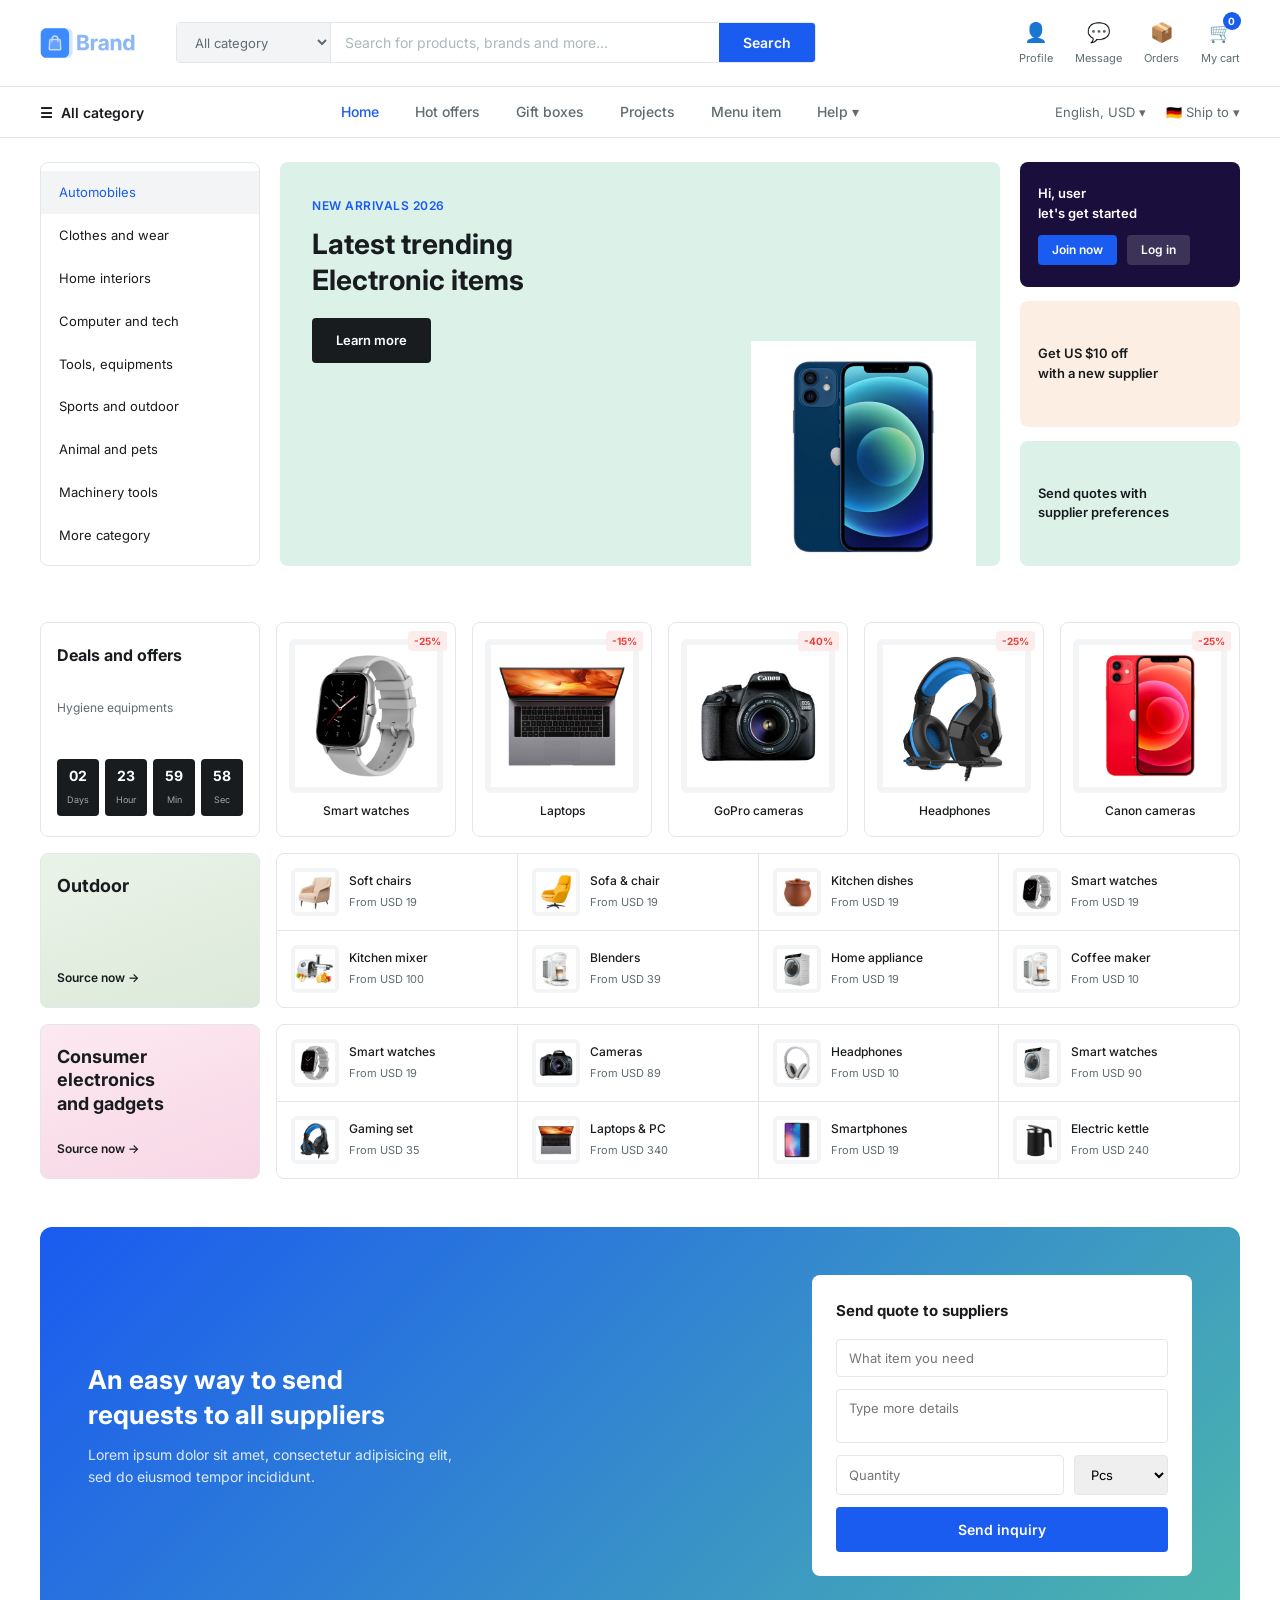
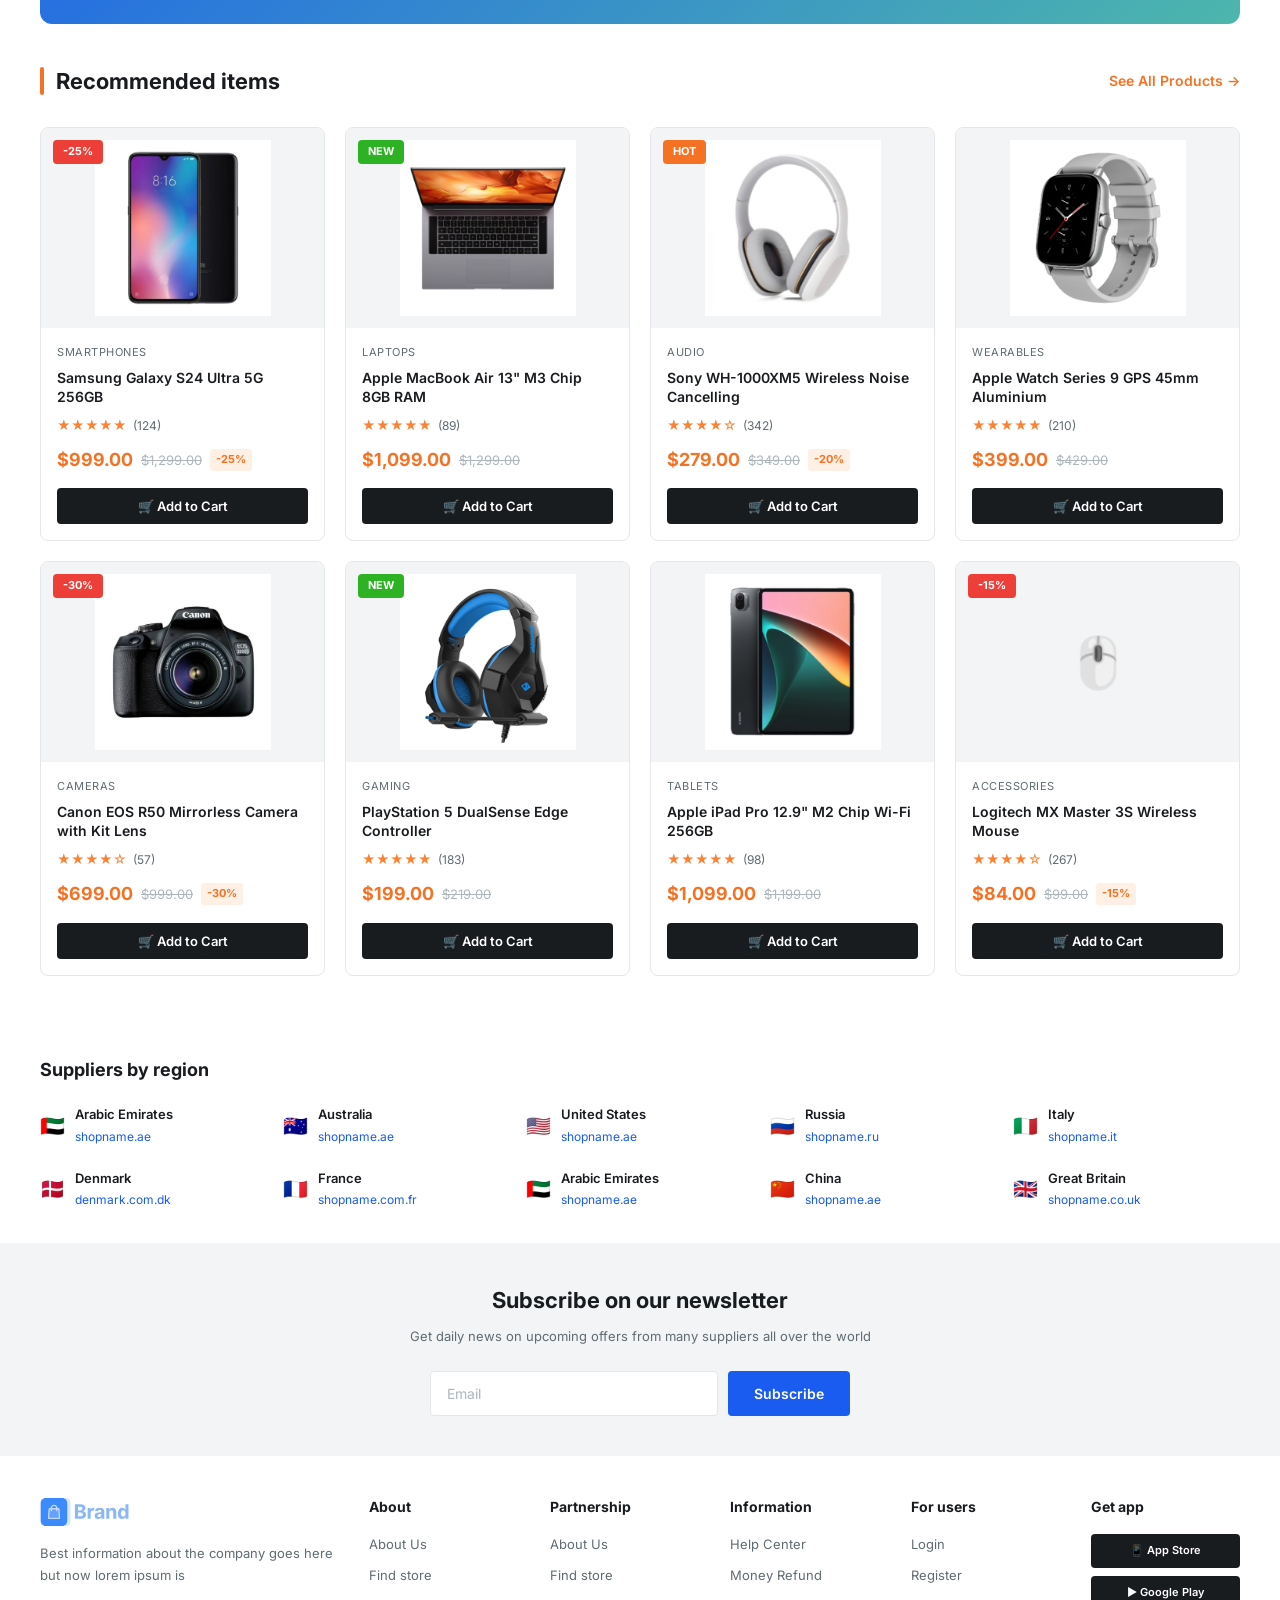
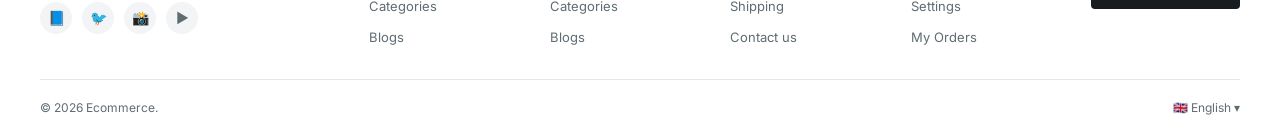
<file: ecommerce-project/index.html>
<!DOCTYPE html>
<html lang="en">
<head>
  <meta charset="UTF-8" />
  <meta name="viewport" content="width=device-width, initial-scale=1.0" />
  <title>Clicon – Electronics & Gadgets Store</title>
  <link rel="stylesheet" href="css/style.css" />
  <link rel="preconnect" href="https://fonts.googleapis.com">
  <link href="https://fonts.googleapis.com/css2?family=Inter:wght@400;500;600;700;800&display=swap" rel="stylesheet">
</head>
<body>

<!-- ========== HEADER ========== -->
<header class="header">
  <div class="container">
    <div class="header-inner">
      <!-- Logo -->
      <a href="index.html" class="logo">
        <img src="assets/brand/logo-colored.svg" alt="Brand logo" class="logo-img" />
      </a>

      <!-- Search Bar -->
      <div class="search-bar">
        <select class="search-category">
          <option>All category</option>
          <option>Electronics</option>
          <option>Clothing</option>
          <option>Home interiors</option>
          <option>Sports &amp; outdoor</option>
        </select>
        <input class="search-input" type="text" placeholder="Search for products, brands and more..." />
        <button class="search-btn">Search</button>
      </div>

      <!-- Actions -->
      <div class="header-actions">
        <a href="#" class="action-item">
          <div class="action-icon">👤</div>
          <span>Profile</span>
        </a>
        <a href="#" class="action-item">
          <div class="action-icon">💬</div>
          <span>Message</span>
        </a>
        <a href="#" class="action-item">
          <div class="action-icon">📦</div>
          <span>Orders</span>
        </a>
        <a href="#" class="action-item">
          <div class="action-icon">
            🛒
            <span class="action-badge cart-badge">0</span>
          </div>
          <span>My cart</span>
        </a>
      </div>
    </div>
  </div>
</header>

<!-- ========== NAVIGATION ========== -->
<nav class="nav-bar">
  <div class="container">
    <div class="nav-inner">
      <button class="all-categories-btn">☰ &nbsp;All category</button>
      <ul class="nav-menu">
        <li><a href="index.html" class="active">Home</a></li>
        <li><a href="#">Hot offers</a></li>
        <li><a href="#">Gift boxes</a></li>
        <li><a href="#">Projects</a></li>
        <li><a href="pages/products.html">Menu item</a></li>
        <li><a href="#">Help ▾</a></li>
      </ul>
      <div class="nav-hotline">
        <span>English, USD ▾</span>
        <span style="margin-left:16px;">🇩🇪 Ship to ▾</span>
      </div>
    </div>
  </div>
</nav>

<!-- ========== HERO ========== -->
<section class="hero">
  <div class="container">
    <div class="hero-inner">
      <!-- Category Sidebar -->
      <aside class="hero-sidebar">
        <ul class="hero-cat-list">
          <li class="active">Automobiles</li>
          <li>Clothes and wear</li>
          <li>Home interiors</li>
          <li>Computer and tech</li>
          <li>Tools, equipments</li>
          <li>Sports and outdoor</li>
          <li>Animal and pets</li>
          <li>Machinery tools</li>
          <li>More category</li>
        </ul>
      </aside>

      <!-- Hero Banner -->
      <div class="hero-content">
        <div class="hero-tag">New Arrivals 2026</div>
        <h1>Latest trending<br /><span>Electronic items</span></h1>
        <a href="pages/products.html" class="btn btn-dark hero-learn-btn">Learn more</a>
        <div class="hero-image">
          <img src="assets/images/tech/4.jpg" alt="Latest smartphone" />
        </div>
      </div>

      <!-- Side promo cards -->
      <div class="hero-side-cards">
        <div class="side-card dark">
          <p>Hi, user<br />let's get started</p>
          <div class="side-card-links">
            <a href="#">Join now</a>
            <a href="#">Log in</a>
          </div>
        </div>
        <div class="side-card orange">
          <p>Get US $10 off<br />with a new supplier</p>
        </div>
        <div class="side-card teal">
          <p>Send quotes with<br />supplier preferences</p>
        </div>
      </div>
    </div>
  </div>
</section>


<!-- ========== DEALS AND OFFERS ========== -->
<section class="deals-section">
  <div class="container">

    <!-- Row 1: Deals and offers (countdown) -->
    <div class="deals-row">
      <div class="deals-feature countdown-feature">
        <h3>Deals and offers</h3>
        <p class="deals-sub">Hygiene equipments</p>
        <div class="countdown">
          <div class="countdown-box"><span id="timer-d">04</span><label>Days</label></div>
          <div class="countdown-box"><span id="timer-h">13</span><label>Hour</label></div>
          <div class="countdown-box"><span id="timer-m">34</span><label>Min</label></div>
          <div class="countdown-box"><span id="timer-s">56</span><label>Sec</label></div>
        </div>
      </div>
      <a href="pages/product-detail.html" class="deal-mini-card">
        <div class="deal-mini-img placeholder"><img src="assets/images/tech/8.jpg" alt="Smart watches" /></div>
        <p>Smart watches</p>
        <span class="deal-mini-tag">-25%</span>
      </a>
      <a href="pages/product-detail.html" class="deal-mini-card">
        <div class="deal-mini-img placeholder"><img src="assets/images/tech/7.jpg" alt="Laptops" /></div>
        <p>Laptops</p>
        <span class="deal-mini-tag">-15%</span>
      </a>
      <a href="pages/product-detail.html" class="deal-mini-card">
        <div class="deal-mini-img placeholder"><img src="assets/images/tech/6.jpg" alt="GoPro cameras" /></div>
        <p>GoPro cameras</p>
        <span class="deal-mini-tag">-40%</span>
      </a>
      <a href="pages/product-detail.html" class="deal-mini-card">
        <div class="deal-mini-img placeholder"><img src="assets/images/tech/5.jpg" alt="Headphones" /></div>
        <p>Headphones</p>
        <span class="deal-mini-tag">-25%</span>
      </a>
      <a href="pages/product-detail.html" class="deal-mini-card">
        <div class="deal-mini-img placeholder"><img src="assets/images/tech/1.jpg" alt="Canon cameras" /></div>
        <p>Canon cameras</p>
        <span class="deal-mini-tag">-25%</span>
      </a>
    </div>

    <!-- Row 2: Outdoor -->
    <div class="deals-row deals-row-2x4">
      <a href="pages/products.html" class="deals-feature image-feature">
        <h3>Outdoor</h3>
        <span class="source-now">Source now →</span>
      </a>
      <div class="deal-grid-2x2">
        <a href="pages/product-detail.html" class="deal-grid-item"><div class="deal-mini-img placeholder small"><img src="assets/images/interior/1.jpg" alt="Soft chairs" /></div><div><p>Soft chairs</p><span>From USD 19</span></div></a>
        <a href="pages/product-detail.html" class="deal-grid-item"><div class="deal-mini-img placeholder small"><img src="assets/images/interior/2.jpg" alt="Sofa & chair" /></div><div><p>Sofa &amp; chair</p><span>From USD 19</span></div></a>
        <a href="pages/product-detail.html" class="deal-grid-item"><div class="deal-mini-img placeholder small"><img src="assets/images/interior/3.jpg" alt="Kitchen dishes" /></div><div><p>Kitchen dishes</p><span>From USD 19</span></div></a>
        <a href="pages/product-detail.html" class="deal-grid-item"><div class="deal-mini-img placeholder small"><img src="assets/images/tech/8.jpg" alt="Smart watches" /></div><div><p>Smart watches</p><span>From USD 19</span></div></a>
        <a href="pages/product-detail.html" class="deal-grid-item"><div class="deal-mini-img placeholder small"><img src="assets/images/interior/9.jpg" alt="Kitchen mixer" /></div><div><p>Kitchen mixer</p><span>From USD 100</span></div></a>
        <a href="pages/product-detail.html" class="deal-grid-item"><div class="deal-mini-img placeholder small"><img src="assets/images/interior/8.jpg" alt="Blenders" /></div><div><p>Blenders</p><span>From USD 39</span></div></a>
        <a href="pages/product-detail.html" class="deal-grid-item"><div class="deal-mini-img placeholder small"><img src="assets/images/interior/10.jpg" alt="Home appliance" /></div><div><p>Home appliance</p><span>From USD 19</span></div></a>
        <a href="pages/product-detail.html" class="deal-grid-item"><div class="deal-mini-img placeholder small"><img src="assets/images/interior/8.jpg" alt="Coffee maker" /></div><div><p>Coffee maker</p><span>From USD 10</span></div></a>
      </div>
    </div>

    <!-- Row 3: Consumer electronics -->
    <div class="deals-row deals-row-2x4">
      <a href="pages/products.html" class="deals-feature image-feature pink">
        <h3>Consumer electronics<br/>and gadgets</h3>
        <span class="source-now">Source now →</span>
      </a>
      <div class="deal-grid-2x2">
        <a href="pages/product-detail.html" class="deal-grid-item"><div class="deal-mini-img placeholder small"><img src="assets/images/tech/8.jpg" alt="Smart watches" /></div><div><p>Smart watches</p><span>From USD 19</span></div></a>
        <a href="pages/product-detail.html" class="deal-grid-item"><div class="deal-mini-img placeholder small"><img src="assets/images/tech/6.jpg" alt="Cameras" /></div><div><p>Cameras</p><span>From USD 89</span></div></a>
        <a href="pages/product-detail.html" class="deal-grid-item"><div class="deal-mini-img placeholder small"><img src="assets/images/tech/9.jpg" alt="Headphones" /></div><div><p>Headphones</p><span>From USD 10</span></div></a>
        <a href="pages/product-detail.html" class="deal-grid-item"><div class="deal-mini-img placeholder small"><img src="assets/images/interior/10.jpg" alt="Smart watches" /></div><div><p>Smart watches</p><span>From USD 90</span></div></a>
        <a href="pages/product-detail.html" class="deal-grid-item"><div class="deal-mini-img placeholder small"><img src="assets/images/tech/5.jpg" alt="Gaming set" /></div><div><p>Gaming set</p><span>From USD 35</span></div></a>
        <a href="pages/product-detail.html" class="deal-grid-item"><div class="deal-mini-img placeholder small"><img src="assets/images/tech/7.jpg" alt="Laptops & PC" /></div><div><p>Laptops &amp; PC</p><span>From USD 340</span></div></a>
        <a href="pages/product-detail.html" class="deal-grid-item"><div class="deal-mini-img placeholder small"><img src="assets/images/tech/3.jpg" alt="Smartphones" /></div><div><p>Smartphones</p><span>From USD 19</span></div></a>
        <a href="pages/product-detail.html" class="deal-grid-item"><div class="deal-mini-img placeholder small"><img src="assets/images/tech/10.jpg" alt="Electric kettle" /></div><div><p>Electric kettle</p><span>From USD 240</span></div></a>
      </div>
    </div>

  </div>
</section>

<!-- ========== SUPPLIER QUOTE CTA ========== -->
<section class="quote-cta-section">
  <div class="container">
    <div class="quote-cta">
      <div class="quote-cta-text">
        <h2>An easy way to send<br/>requests to all suppliers</h2>
        <p>Lorem ipsum dolor sit amet, consectetur adipisicing elit, sed do eiusmod tempor incididunt.</p>
      </div>
      <form class="quote-form" onsubmit="event.preventDefault(); showToast('Inquiry sent! 🎉','✅')">
        <h4>Send quote to suppliers</h4>
        <input type="text" placeholder="What item you need" />
        <textarea placeholder="Type more details" rows="2"></textarea>
        <div class="quote-form-row">
          <input type="text" placeholder="Quantity" />
          <select><option>Pcs</option><option>Units</option><option>Boxes</option></select>
        </div>
        <button type="submit" class="btn btn-primary">Send inquiry</button>
      </form>
    </div>
  </div>
</section>

<!-- ========== RECOMMENDED ITEMS ========== -->
<section class="products-section">
  <div class="container">
    <div class="section-header">
      <div class="section-title"><h2>Recommended items</h2></div>
      <a href="pages/products.html" class="view-all">See All Products →</a>
    </div>
    <div class="products-grid">

      <!-- Product Card 1 -->
      <div class="product-card">
        <span class="product-badge badge-sale">-25%</span>
        <div class="product-actions">
          <button class="product-action-btn" onclick="toggleWishlist(this, 'Samsung Galaxy S24')">🤍</button>
          <button class="product-action-btn" onclick="window.location.href='pages/product-detail.html'">👁</button>
        </div>
        <div class="product-image-placeholder"><img src="assets/images/tech/3.jpg" alt="Samsung Galaxy S24 Ultra" /></div>
        <div class="product-info">
          <div class="product-category">Smartphones</div>
          <div class="product-name">Samsung Galaxy S24 Ultra 5G 256GB</div>
          <div class="product-rating">
            <span class="stars">★★★★★</span>
            <span class="rating-count">(124)</span>
          </div>
          <div class="product-price">
            <span class="price-current">$999.00</span>
            <span class="price-old">$1,299.00</span>
            <span class="price-discount">-25%</span>
          </div>
          <button class="add-to-cart-btn" onclick="addToCart('Samsung Galaxy S24')">🛒 Add to Cart</button>
        </div>
      </div>

      <!-- Product Card 2 -->
      <div class="product-card">
        <span class="product-badge badge-new">NEW</span>
        <div class="product-actions">
          <button class="product-action-btn" onclick="toggleWishlist(this, 'MacBook Air M3')">🤍</button>
          <button class="product-action-btn" onclick="window.location.href='pages/product-detail.html'">👁</button>
        </div>
        <div class="product-image-placeholder"><img src="assets/images/tech/7.jpg" alt="MacBook Air M3" /></div>
        <div class="product-info">
          <div class="product-category">Laptops</div>
          <div class="product-name">Apple MacBook Air 13" M3 Chip 8GB RAM</div>
          <div class="product-rating">
            <span class="stars">★★★★★</span>
            <span class="rating-count">(89)</span>
          </div>
          <div class="product-price">
            <span class="price-current">$1,099.00</span>
            <span class="price-old">$1,299.00</span>
          </div>
          <button class="add-to-cart-btn" onclick="addToCart('MacBook Air M3')">🛒 Add to Cart</button>
        </div>
      </div>

      <!-- Product Card 3 -->
      <div class="product-card">
        <span class="product-badge badge-hot">HOT</span>
        <div class="product-actions">
          <button class="product-action-btn" onclick="toggleWishlist(this, 'Sony WH-1000XM5')">🤍</button>
          <button class="product-action-btn" onclick="window.location.href='pages/product-detail.html'">👁</button>
        </div>
        <div class="product-image-placeholder"><img src="assets/images/tech/9.jpg" alt="Sony WH-1000XM5" /></div>
        <div class="product-info">
          <div class="product-category">Audio</div>
          <div class="product-name">Sony WH-1000XM5 Wireless Noise Cancelling</div>
          <div class="product-rating">
            <span class="stars">★★★★☆</span>
            <span class="rating-count">(342)</span>
          </div>
          <div class="product-price">
            <span class="price-current">$279.00</span>
            <span class="price-old">$349.00</span>
            <span class="price-discount">-20%</span>
          </div>
          <button class="add-to-cart-btn" onclick="addToCart('Sony WH-1000XM5')">🛒 Add to Cart</button>
        </div>
      </div>

      <!-- Product Card 4 -->
      <div class="product-card">
        <div class="product-actions">
          <button class="product-action-btn" onclick="toggleWishlist(this, 'Apple Watch Series 9')">🤍</button>
          <button class="product-action-btn" onclick="window.location.href='pages/product-detail.html'">👁</button>
        </div>
        <div class="product-image-placeholder"><img src="assets/images/tech/8.jpg" alt="Apple Watch Series 9" /></div>
        <div class="product-info">
          <div class="product-category">Wearables</div>
          <div class="product-name">Apple Watch Series 9 GPS 45mm Aluminium</div>
          <div class="product-rating">
            <span class="stars">★★★★★</span>
            <span class="rating-count">(210)</span>
          </div>
          <div class="product-price">
            <span class="price-current">$399.00</span>
            <span class="price-old">$429.00</span>
          </div>
          <button class="add-to-cart-btn" onclick="addToCart('Apple Watch Series 9')">🛒 Add to Cart</button>
        </div>
      </div>

      <!-- Product Card 5 -->
      <div class="product-card">
        <span class="product-badge badge-sale">-30%</span>
        <div class="product-actions">
          <button class="product-action-btn" onclick="toggleWishlist(this, 'Canon EOS R50')">🤍</button>
          <button class="product-action-btn" onclick="window.location.href='pages/product-detail.html'">👁</button>
        </div>
        <div class="product-image-placeholder"><img src="assets/images/tech/6.jpg" alt="Canon EOS R50" /></div>
        <div class="product-info">
          <div class="product-category">Cameras</div>
          <div class="product-name">Canon EOS R50 Mirrorless Camera with Kit Lens</div>
          <div class="product-rating">
            <span class="stars">★★★★☆</span>
            <span class="rating-count">(57)</span>
          </div>
          <div class="product-price">
            <span class="price-current">$699.00</span>
            <span class="price-old">$999.00</span>
            <span class="price-discount">-30%</span>
          </div>
          <button class="add-to-cart-btn" onclick="addToCart('Canon EOS R50')">🛒 Add to Cart</button>
        </div>
      </div>

      <!-- Product Card 6 -->
      <div class="product-card">
        <span class="product-badge badge-new">NEW</span>
        <div class="product-actions">
          <button class="product-action-btn" onclick="toggleWishlist(this, 'PS5 Controller')">🤍</button>
          <button class="product-action-btn" onclick="window.location.href='pages/product-detail.html'">👁</button>
        </div>
        <div class="product-image-placeholder"><img src="assets/images/tech/5.jpg" alt="PS5 DualSense Edge Controller" /></div>
        <div class="product-info">
          <div class="product-category">Gaming</div>
          <div class="product-name">PlayStation 5 DualSense Edge Controller</div>
          <div class="product-rating">
            <span class="stars">★★★★★</span>
            <span class="rating-count">(183)</span>
          </div>
          <div class="product-price">
            <span class="price-current">$199.00</span>
            <span class="price-old">$219.00</span>
          </div>
          <button class="add-to-cart-btn" onclick="addToCart('PS5 Controller')">🛒 Add to Cart</button>
        </div>
      </div>

      <!-- Product Card 7 -->
      <div class="product-card">
        <div class="product-actions">
          <button class="product-action-btn" onclick="toggleWishlist(this, 'iPad Pro 12.9')">🤍</button>
          <button class="product-action-btn" onclick="window.location.href='pages/product-detail.html'">👁</button>
        </div>
        <div class="product-image-placeholder"><img src="assets/images/tech/2.jpg" alt="iPad Pro 12.9" /></div>
        <div class="product-info">
          <div class="product-category">Tablets</div>
          <div class="product-name">Apple iPad Pro 12.9" M2 Chip Wi-Fi 256GB</div>
          <div class="product-rating">
            <span class="stars">★★★★★</span>
            <span class="rating-count">(98)</span>
          </div>
          <div class="product-price">
            <span class="price-current">$1,099.00</span>
            <span class="price-old">$1,199.00</span>
          </div>
          <button class="add-to-cart-btn" onclick="addToCart('iPad Pro 12.9')">🛒 Add to Cart</button>
        </div>
      </div>

      <!-- Product Card 8 -->
      <div class="product-card">
        <span class="product-badge badge-sale">-15%</span>
        <div class="product-actions">
          <button class="product-action-btn" onclick="toggleWishlist(this, 'Logitech MX Master 3S')">🤍</button>
          <button class="product-action-btn" onclick="window.location.href='pages/product-detail.html'">👁</button>
        </div>
        <div class="product-image-placeholder">🖱️</div>
        <div class="product-info">
          <div class="product-category">Accessories</div>
          <div class="product-name">Logitech MX Master 3S Wireless Mouse</div>
          <div class="product-rating">
            <span class="stars">★★★★☆</span>
            <span class="rating-count">(267)</span>
          </div>
          <div class="product-price">
            <span class="price-current">$84.00</span>
            <span class="price-old">$99.00</span>
            <span class="price-discount">-15%</span>
          </div>
          <button class="add-to-cart-btn" onclick="addToCart('Logitech MX Master 3S')">🛒 Add to Cart</button>
        </div>
      </div>

    </div>
  </div>
</section>



<!-- ========== SUPPLIERS BY REGION ========== -->
<section class="suppliers-region">
  <div class="container">
    <h3>Suppliers by region</h3>
    <div class="region-grid">
      <div class="region-item"><span class="flag">🇦🇪</span><div><p>Arabic Emirates</p><span>shopname.ae</span></div></div>
      <div class="region-item"><span class="flag">🇦🇺</span><div><p>Australia</p><span>shopname.ae</span></div></div>
      <div class="region-item"><span class="flag">🇺🇸</span><div><p>United States</p><span>shopname.ae</span></div></div>
      <div class="region-item"><span class="flag">🇷🇺</span><div><p>Russia</p><span>shopname.ru</span></div></div>
      <div class="region-item"><span class="flag">🇮🇹</span><div><p>Italy</p><span>shopname.it</span></div></div>
      <div class="region-item"><span class="flag">🇩🇰</span><div><p>Denmark</p><span>denmark.com.dk</span></div></div>
      <div class="region-item"><span class="flag">🇫🇷</span><div><p>France</p><span>shopname.com.fr</span></div></div>
      <div class="region-item"><span class="flag">🇦🇪</span><div><p>Arabic Emirates</p><span>shopname.ae</span></div></div>
      <div class="region-item"><span class="flag">🇨🇳</span><div><p>China</p><span>shopname.ae</span></div></div>
      <div class="region-item"><span class="flag">🇬🇧</span><div><p>Great Britain</p><span>shopname.co.uk</span></div></div>
    </div>
  </div>
</section>

<!-- ========== NEWSLETTER ========== -->
<section class="newsletter">
  <div class="container">
    <div class="newsletter-inner centered">
      <h2>Subscribe on our newsletter</h2>
      <p>Get daily news on upcoming offers from many suppliers all over the world</p>
      <div class="newsletter-form">
        <input type="email" class="newsletter-input" placeholder="Email" />
        <button class="btn btn-primary" onclick="showToast('Thanks for subscribing! 🎉', '✅')">Subscribe</button>
      </div>
    </div>
  </div>
</section>

<!-- ========== FOOTER ========== -->
<footer class="footer">
  <div class="container">
    <div class="footer-grid footer-grid-6">
      <!-- About -->
      <div>
        <img src="assets/brand/logo-colored.svg" alt="Brand logo" class="footer-logo-img" />
        <p class="footer-about">Best information about the company goes here but now lorem ipsum is</p>
        <div class="footer-socials">
          <div class="social-btn">📘</div>
          <div class="social-btn">🐦</div>
          <div class="social-btn">📸</div>
          <div class="social-btn">▶️</div>
        </div>
      </div>
      <!-- About -->
      <div class="footer-col">
        <h4>About</h4>
        <div class="footer-links">
          <a href="#">About Us</a>
          <a href="#">Find store</a>
          <a href="#">Categories</a>
          <a href="#">Blogs</a>
        </div>
      </div>
      <!-- Partnership -->
      <div class="footer-col">
        <h4>Partnership</h4>
        <div class="footer-links">
          <a href="#">About Us</a>
          <a href="#">Find store</a>
          <a href="#">Categories</a>
          <a href="#">Blogs</a>
        </div>
      </div>
      <!-- Information -->
      <div class="footer-col">
        <h4>Information</h4>
        <div class="footer-links">
          <a href="#">Help Center</a>
          <a href="#">Money Refund</a>
          <a href="#">Shipping</a>
          <a href="#">Contact us</a>
        </div>
      </div>
      <!-- For users -->
      <div class="footer-col">
        <h4>For users</h4>
        <div class="footer-links">
          <a href="#">Login</a>
          <a href="#">Register</a>
          <a href="#">Settings</a>
          <a href="#">My Orders</a>
        </div>
      </div>
      <!-- Get app -->
      <div class="footer-col">
        <h4>Get app</h4>
        <div class="footer-app-badges">
          <div class="app-badge">📱 App Store</div>
          <div class="app-badge">▶️ Google Play</div>
        </div>
      </div>
    </div>
    <!-- Footer Bottom -->
    <div class="footer-bottom">
      <span>© 2026 Ecommerce.</span>
      <span class="footer-lang">🇬🇧 English ▾</span>
    </div>
  </div>
</footer>

<!-- Toast -->
<div class="toast" id="toast"><span class="toast-icon">✅</span> Done!</div>

<script src="js/scrpt.js"></script>
</body>
</html>
</file>
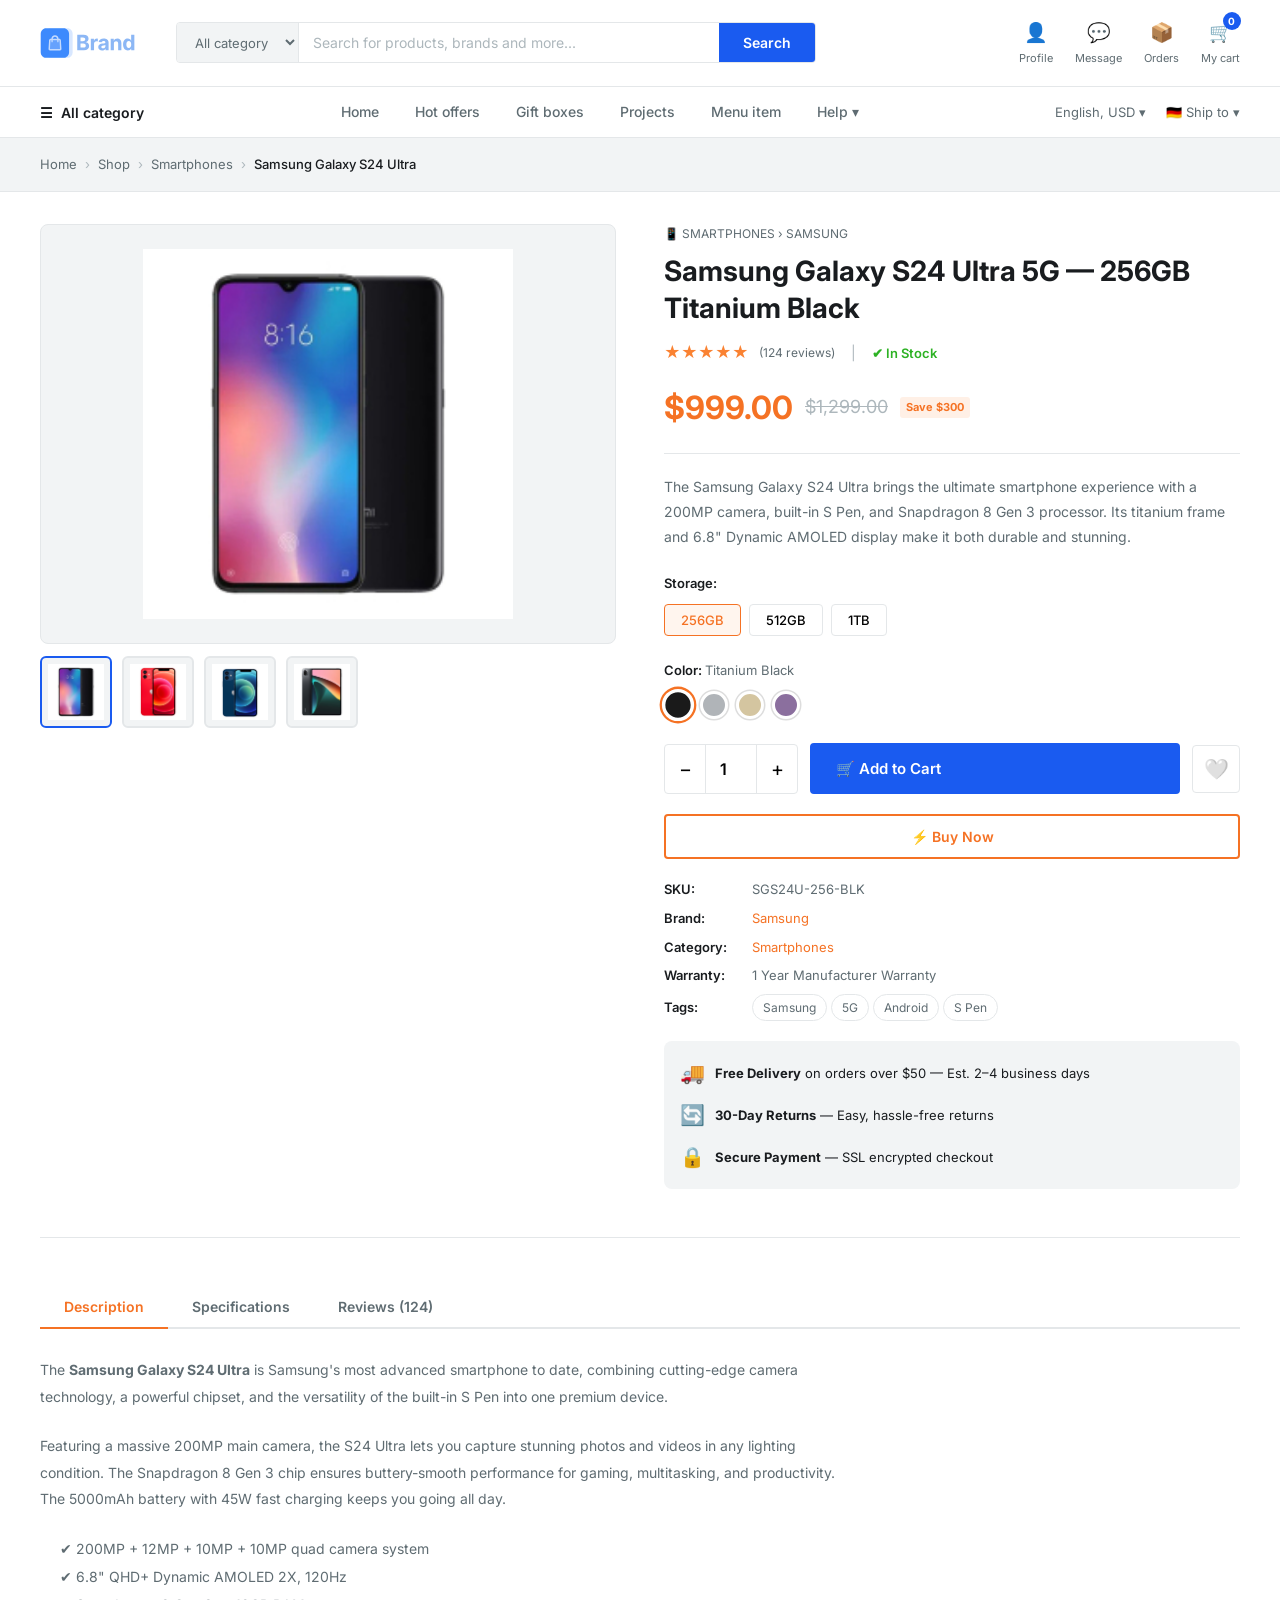
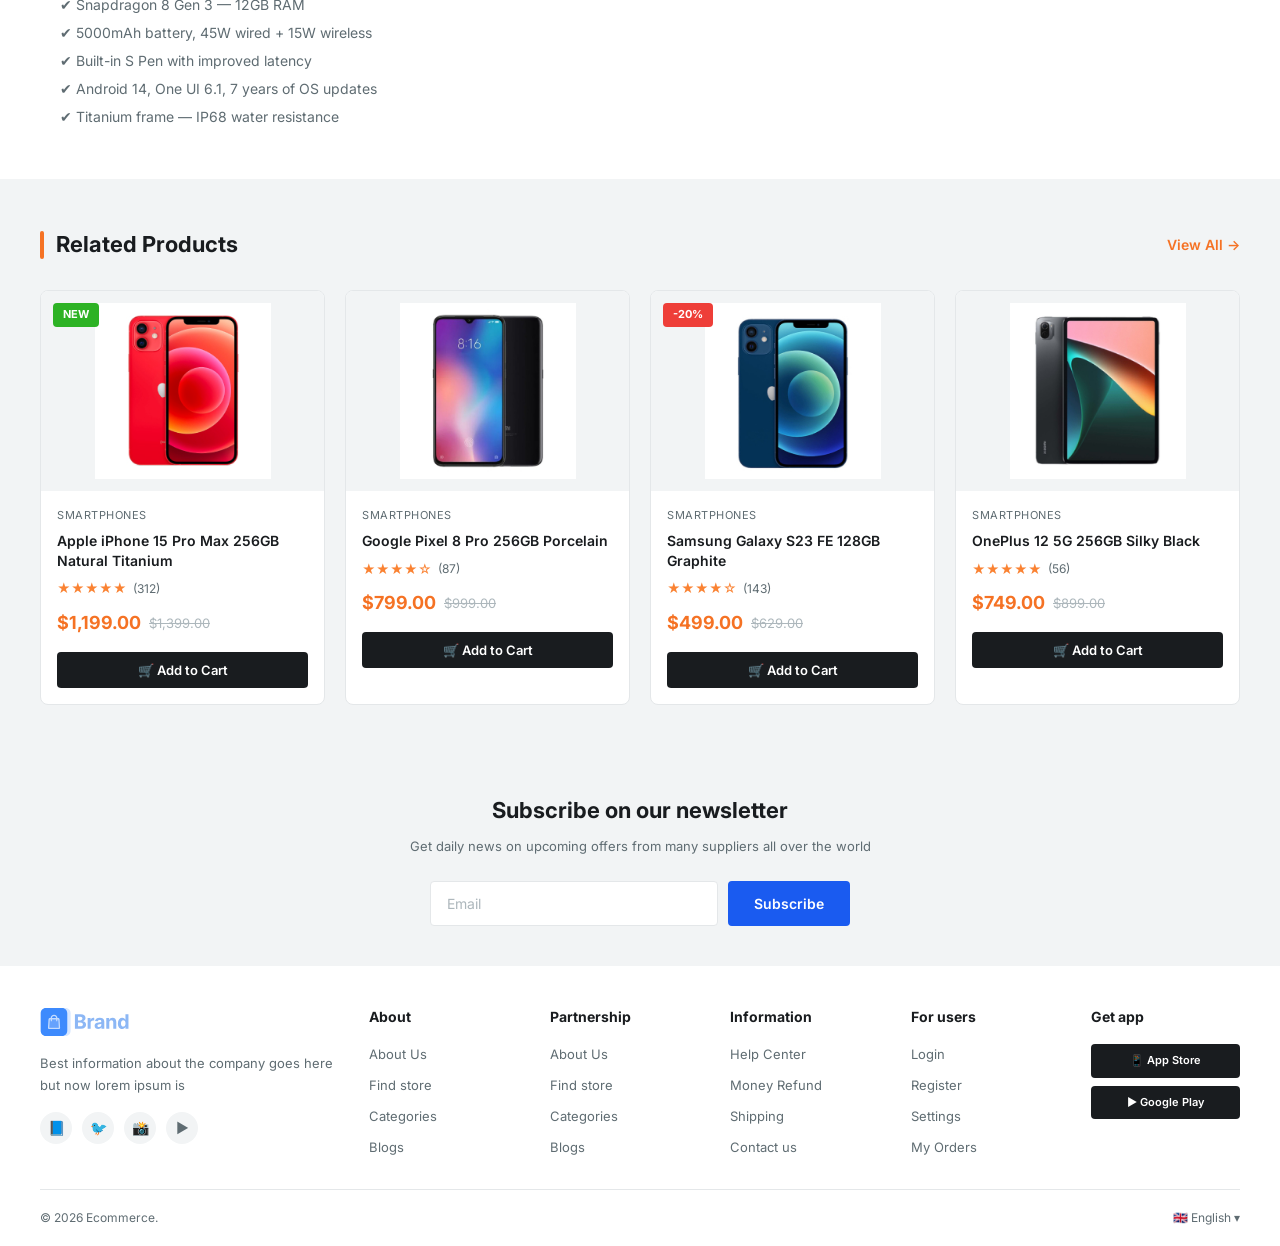
<file: ecommerce-project/pages/product-detail.html>
<!DOCTYPE html>
<html lang="en">
<head>
  <meta charset="UTF-8" />
  <meta name="viewport" content="width=device-width, initial-scale=1.0" />
  <title>Samsung Galaxy S24 Ultra – Clicon</title>
  <link rel="stylesheet" href="../css/style.css" />
  <link href="https://fonts.googleapis.com/css2?family=Inter:wght@400;500;600;700;800&display=swap" rel="stylesheet">
</head>
<body>

<!-- HEADER -->
<header class="header">
  <div class="container">
    <div class="header-inner">
      <a href="../index.html" class="logo">
        <img src="../assets/brand/logo-colored.svg" alt="Brand logo" class="logo-img" />
      </a>
      <div class="search-bar">
        <select class="search-category">
          <option>All category</option>
          <option>Electronics</option>
          <option>Clothing</option>
        </select>
        <input class="search-input" type="text" placeholder="Search for products, brands and more..." />
        <button class="search-btn">Search</button>
      </div>
      <div class="header-actions">
        <a href="#" class="action-item">
          <div class="action-icon">👤</div>
          <span>Profile</span>
        </a>
        <a href="#" class="action-item">
          <div class="action-icon">💬</div>
          <span>Message</span>
        </a>
        <a href="#" class="action-item">
          <div class="action-icon">📦</div>
          <span>Orders</span>
        </a>
        <a href="#" class="action-item">
          <div class="action-icon">🛒<span class="action-badge cart-badge">0</span></div>
          <span>My cart</span>
        </a>
      </div>
    </div>
  </div>
</header>

<!-- NAV -->
<nav class="nav-bar">
  <div class="container">
    <div class="nav-inner">
      <button class="all-categories-btn">☰ &nbsp;All category</button>
      <ul class="nav-menu">
        <li><a href="../index.html">Home</a></li>
        <li><a href="#">Hot offers</a></li>
        <li><a href="#">Gift boxes</a></li>
        <li><a href="#">Projects</a></li>
        <li><a href="products.html">Menu item</a></li>
        <li><a href="#">Help ▾</a></li>
      </ul>
      <div class="nav-hotline">
        <span>English, USD ▾</span>
        <span style="margin-left:16px;">🇩🇪 Ship to ▾</span>
      </div>
    </div>
  </div>
</nav>

<!-- BREADCRUMB -->
<div class="breadcrumb">
  <div class="container">
    <ul class="breadcrumb-list">
      <li><a href="../index.html">Home</a></li>
      <li><span class="breadcrumb-sep">›</span></li>
      <li><a href="products.html">Shop</a></li>
      <li><span class="breadcrumb-sep">›</span></li>
      <li><a href="#">Smartphones</a></li>
      <li><span class="breadcrumb-sep">›</span></li>
      <li><span class="breadcrumb-current">Samsung Galaxy S24 Ultra</span></li>
    </ul>
  </div>
</div>

<!-- PRODUCT DETAIL -->
<section class="product-detail">
  <div class="container">
    <div class="detail-grid">

      <!-- Gallery -->
      <div class="product-gallery">
        <div class="main-image-placeholder" id="main-display">
          <img src="../assets/images/tech/3.jpg" alt="Samsung Galaxy S24 Ultra" id="main-display-img" />
        </div>
        <div class="thumb-list">
          <div class="thumb active" onclick="selectThumb(this, '../assets/images/tech/3.jpg')"><img src="../assets/images/tech/3.jpg" alt="View 1" /></div>
          <div class="thumb" onclick="selectThumb(this, '../assets/images/tech/1.jpg')"><img src="../assets/images/tech/1.jpg" alt="View 2" /></div>
          <div class="thumb" onclick="selectThumb(this, '../assets/images/tech/4.jpg')"><img src="../assets/images/tech/4.jpg" alt="View 3" /></div>
          <div class="thumb" onclick="selectThumb(this, '../assets/images/tech/2.jpg')"><img src="../assets/images/tech/2.jpg" alt="View 4" /></div>
        </div>
      </div>

      <!-- Info -->
      <div class="product-details">
        <div class="detail-category">📱 Smartphones › Samsung</div>
        <h1 class="detail-title">Samsung Galaxy S24 Ultra 5G — 256GB Titanium Black</h1>

        <div class="detail-rating">
          <span class="stars" style="font-size:16px;">★★★★★</span>
          <span class="rating-count">(124 reviews)</span>
          <span style="color:#ADB7BC; margin:0 6px;">|</span>
          <span class="in-stock">✔ In Stock</span>
        </div>

        <div class="detail-price">
          <span class="price-current">$999.00</span>
          <span class="price-old">$1,299.00</span>
          <span class="price-discount">Save $300</span>
        </div>

        <p class="detail-desc">
          The Samsung Galaxy S24 Ultra brings the ultimate smartphone experience with a 200MP camera, built-in S Pen, and Snapdragon 8 Gen 3 processor. Its titanium frame and 6.8" Dynamic AMOLED display make it both durable and stunning.
        </p>

        <!-- Storage Options -->
        <div class="product-options">
          <div class="option-label">Storage:</div>
          <div class="size-options">
            <button class="size-btn active">256GB</button>
            <button class="size-btn">512GB</button>
            <button class="size-btn">1TB</button>
          </div>
        </div>

        <!-- Color Options -->
        <div class="product-options">
          <div class="option-label">Color: <span style="font-weight:400; color:#5F6C72">Titanium Black</span></div>
          <div class="color-options">
            <div class="color-btn active" style="background:#1a1a1a;" title="Titanium Black"></div>
            <div class="color-btn" style="background:#b0b4b8;" title="Titanium Gray"></div>
            <div class="color-btn" style="background:#d4c5a0;" title="Titanium Yellow"></div>
            <div class="color-btn" style="background:#8b6f9e;" title="Titanium Violet"></div>
          </div>
        </div>

        <!-- Add to Cart Row -->
        <div class="add-to-cart-row">
          <div class="qty-selector">
            <button class="qty-btn" data-action="minus">−</button>
            <input class="qty-input" type="number" value="1" min="1" max="99" />
            <button class="qty-btn" data-action="plus">+</button>
          </div>
          <button class="btn btn-primary add-cart-big" onclick="addToCart('Samsung Galaxy S24 Ultra')">
            🛒 Add to Cart
          </button>
          <button class="wishlist-btn" onclick="toggleWishlist(this, 'Samsung Galaxy S24 Ultra')">🤍</button>
        </div>

        <!-- Buy Now -->
        <button class="btn btn-outline" style="width:100%; justify-content:center; margin-bottom:20px;" onclick="showToast('Redirecting to checkout...', '💳')">
          ⚡ Buy Now
        </button>

        <!-- Meta Info -->
        <div class="product-meta">
          <div class="meta-row">
            <span class="meta-label">SKU:</span>
            <span class="meta-value">SGS24U-256-BLK</span>
          </div>
          <div class="meta-row">
            <span class="meta-label">Brand:</span>
            <span class="meta-value"><a href="#">Samsung</a></span>
          </div>
          <div class="meta-row">
            <span class="meta-label">Category:</span>
            <span class="meta-value"><a href="products.html">Smartphones</a></span>
          </div>
          <div class="meta-row">
            <span class="meta-label">Warranty:</span>
            <span class="meta-value">1 Year Manufacturer Warranty</span>
          </div>
          <div class="meta-row">
            <span class="meta-label">Tags:</span>
            <span class="meta-value">
              <span class="tag-chip">Samsung</span>
              <span class="tag-chip">5G</span>
              <span class="tag-chip">Android</span>
              <span class="tag-chip">S Pen</span>
            </span>
          </div>
        </div>

        <!-- Shipping Info -->
        <div style="margin-top:20px; padding:16px; background:#F2F4F5; border-radius:8px; display:flex; flex-direction:column; gap:10px;">
          <div style="display:flex; align-items:center; gap:10px; font-size:13px;">
            <span style="font-size:20px;">🚚</span>
            <div><strong>Free Delivery</strong> on orders over $50 — Est. 2–4 business days</div>
          </div>
          <div style="display:flex; align-items:center; gap:10px; font-size:13px;">
            <span style="font-size:20px;">🔄</span>
            <div><strong>30-Day Returns</strong> — Easy, hassle-free returns</div>
          </div>
          <div style="display:flex; align-items:center; gap:10px; font-size:13px;">
            <span style="font-size:20px;">🔒</span>
            <div><strong>Secure Payment</strong> — SSL encrypted checkout</div>
          </div>
        </div>
      </div>
    </div>
  </div>
</section>

<!-- TABS: Description, Specs, Reviews -->
<div class="container">
  <section class="tabs-section">
    <div class="tabs-header">
      <button class="tab-btn active" data-tab="tab-desc">Description</button>
      <button class="tab-btn" data-tab="tab-specs">Specifications</button>
      <button class="tab-btn" data-tab="tab-reviews">Reviews (124)</button>
    </div>

    <!-- Description Tab -->
    <div class="tab-content active" id="tab-desc">
      <p style="color:#5F6C72; font-size:14px; line-height:1.9; max-width:800px;">
        The <strong>Samsung Galaxy S24 Ultra</strong> is Samsung's most advanced smartphone to date, combining cutting-edge camera technology, a powerful chipset, and the versatility of the built-in S Pen into one premium device.
      </p>
      <br />
      <p style="color:#5F6C72; font-size:14px; line-height:1.9; max-width:800px;">
        Featuring a massive 200MP main camera, the S24 Ultra lets you capture stunning photos and videos in any lighting condition. The Snapdragon 8 Gen 3 chip ensures buttery-smooth performance for gaming, multitasking, and productivity. The 5000mAh battery with 45W fast charging keeps you going all day.
      </p>
      <br />
      <ul style="padding-left:20px; color:#5F6C72; font-size:14px; line-height:2;">
        <li>✔ 200MP + 12MP + 10MP + 10MP quad camera system</li>
        <li>✔ 6.8" QHD+ Dynamic AMOLED 2X, 120Hz</li>
        <li>✔ Snapdragon 8 Gen 3 — 12GB RAM</li>
        <li>✔ 5000mAh battery, 45W wired + 15W wireless</li>
        <li>✔ Built-in S Pen with improved latency</li>
        <li>✔ Android 14, One UI 6.1, 7 years of OS updates</li>
        <li>✔ Titanium frame — IP68 water resistance</li>
      </ul>
    </div>

    <!-- Specs Tab -->
    <div class="tab-content" id="tab-specs">
      <table style="width:100%; border-collapse:collapse; font-size:14px;">
        <tr style="background:#F2F4F5;">
          <td style="padding:12px 16px; font-weight:600; color:#191C1F; width:200px; border-bottom:1px solid #E4E7E9;">Display</td>
          <td style="padding:12px 16px; color:#5F6C72; border-bottom:1px solid #E4E7E9;">6.8" QHD+ Dynamic AMOLED 2X, 120Hz, 2600 nits peak</td>
        </tr>
        <tr>
          <td style="padding:12px 16px; font-weight:600; color:#191C1F; border-bottom:1px solid #E4E7E9;">Processor</td>
          <td style="padding:12px 16px; color:#5F6C72; border-bottom:1px solid #E4E7E9;">Snapdragon 8 Gen 3 (4nm)</td>
        </tr>
        <tr style="background:#F2F4F5;">
          <td style="padding:12px 16px; font-weight:600; color:#191C1F; border-bottom:1px solid #E4E7E9;">RAM / Storage</td>
          <td style="padding:12px 16px; color:#5F6C72; border-bottom:1px solid #E4E7E9;">12GB RAM / 256GB, 512GB, 1TB</td>
        </tr>
        <tr>
          <td style="padding:12px 16px; font-weight:600; color:#191C1F; border-bottom:1px solid #E4E7E9;">Rear Camera</td>
          <td style="padding:12px 16px; color:#5F6C72; border-bottom:1px solid #E4E7E9;">200MP (main) + 12MP (ultrawide) + 10MP (3x) + 10MP (5x)</td>
        </tr>
        <tr style="background:#F2F4F5;">
          <td style="padding:12px 16px; font-weight:600; color:#191C1F; border-bottom:1px solid #E4E7E9;">Front Camera</td>
          <td style="padding:12px 16px; color:#5F6C72; border-bottom:1px solid #E4E7E9;">12MP, f/2.2</td>
        </tr>
        <tr>
          <td style="padding:12px 16px; font-weight:600; color:#191C1F; border-bottom:1px solid #E4E7E9;">Battery</td>
          <td style="padding:12px 16px; color:#5F6C72; border-bottom:1px solid #E4E7E9;">5000mAh, 45W wired, 15W wireless, 4.5W reverse</td>
        </tr>
        <tr style="background:#F2F4F5;">
          <td style="padding:12px 16px; font-weight:600; color:#191C1F; border-bottom:1px solid #E4E7E9;">OS</td>
          <td style="padding:12px 16px; color:#5F6C72; border-bottom:1px solid #E4E7E9;">Android 14, One UI 6.1 (7 years of updates)</td>
        </tr>
        <tr>
          <td style="padding:12px 16px; font-weight:600; color:#191C1F; border-bottom:1px solid #E4E7E9;">Build</td>
          <td style="padding:12px 16px; color:#5F6C72; border-bottom:1px solid #E4E7E9;">Titanium frame, Corning Gorilla Armor, IP68</td>
        </tr>
        <tr style="background:#F2F4F5;">
          <td style="padding:12px 16px; font-weight:600; color:#191C1F;">S Pen</td>
          <td style="padding:12px 16px; color:#5F6C72;">Yes, built-in (2.8ms latency)</td>
        </tr>
      </table>
    </div>

    <!-- Reviews Tab -->
    <div class="tab-content" id="tab-reviews">
      <div style="display:flex; gap:40px; margin-bottom:32px; align-items:flex-start;">
        <div style="text-align:center; flex-shrink:0;">
          <div style="font-size:60px; font-weight:800; color:#191C1F;">4.8</div>
          <div style="color:#FA8232; font-size:22px; margin-bottom:4px;">★★★★★</div>
          <div style="font-size:13px; color:#5F6C72;">Based on 124 reviews</div>
        </div>
        <div style="flex:1;">
          <div style="display:flex; align-items:center; gap:12px; margin-bottom:8px;">
            <span style="font-size:13px; color:#FA8232; width:30px;">5★</span>
            <div style="flex:1; background:#E4E7E9; border-radius:4px; height:8px;">
              <div style="width:80%; background:#FA8232; height:8px; border-radius:4px;"></div>
            </div>
            <span style="font-size:13px; color:#5F6C72; width:30px;">80%</span>
          </div>
          <div style="display:flex; align-items:center; gap:12px; margin-bottom:8px;">
            <span style="font-size:13px; color:#FA8232; width:30px;">4★</span>
            <div style="flex:1; background:#E4E7E9; border-radius:4px; height:8px;">
              <div style="width:14%; background:#FA8232; height:8px; border-radius:4px;"></div>
            </div>
            <span style="font-size:13px; color:#5F6C72; width:30px;">14%</span>
          </div>
          <div style="display:flex; align-items:center; gap:12px; margin-bottom:8px;">
            <span style="font-size:13px; color:#FA8232; width:30px;">3★</span>
            <div style="flex:1; background:#E4E7E9; border-radius:4px; height:8px;">
              <div style="width:4%; background:#FA8232; height:8px; border-radius:4px;"></div>
            </div>
            <span style="font-size:13px; color:#5F6C72; width:30px;">4%</span>
          </div>
          <div style="display:flex; align-items:center; gap:12px; margin-bottom:8px;">
            <span style="font-size:13px; color:#FA8232; width:30px;">2★</span>
            <div style="flex:1; background:#E4E7E9; border-radius:4px; height:8px;">
              <div style="width:1%; background:#FA8232; height:8px; border-radius:4px;"></div>
            </div>
            <span style="font-size:13px; color:#5F6C72; width:30px;">1%</span>
          </div>
          <div style="display:flex; align-items:center; gap:12px;">
            <span style="font-size:13px; color:#FA8232; width:30px;">1★</span>
            <div style="flex:1; background:#E4E7E9; border-radius:4px; height:8px;">
              <div style="width:1%; background:#FA8232; height:8px; border-radius:4px;"></div>
            </div>
            <span style="font-size:13px; color:#5F6C72; width:30px;">1%</span>
          </div>
        </div>
      </div>

      <div class="reviews-list">
        <div class="review-card">
          <div class="review-header">
            <div class="reviewer">
              <div class="reviewer-avatar">AK</div>
              <div>
                <div class="reviewer-name">Ahmed Khan</div>
                <div class="review-date" style="font-size:12px; color:#ADB7BC;">June 20, 2025 · Verified Purchase</div>
              </div>
            </div>
            <span class="stars">★★★★★</span>
          </div>
          <p class="review-text">Absolutely the best phone I've ever owned. The camera quality is unreal — my photos look professional without any editing. The S Pen is a game changer for notes and drawing. Battery lasts all day with heavy use. Worth every rupee!</p>
        </div>

        <div class="review-card">
          <div class="review-header">
            <div class="reviewer">
              <div class="reviewer-avatar" style="background:#2d1b69;">SF</div>
              <div>
                <div class="reviewer-name">Sara Farooq</div>
                <div class="review-date" style="font-size:12px; color:#ADB7BC;">June 10, 2025 · Verified Purchase</div>
              </div>
            </div>
            <span class="stars">★★★★★</span>
          </div>
          <p class="review-text">Delivery was super fast — got it the next day! The phone came in perfect condition with all accessories. The titanium build feels premium. Screen is gorgeous and incredibly smooth. Highly recommend this seller.</p>
        </div>

        <div class="review-card">
          <div class="review-header">
            <div class="reviewer">
              <div class="reviewer-avatar" style="background:#1a6e3a;">UR</div>
              <div>
                <div class="reviewer-name">Usman Raza</div>
                <div class="review-date" style="font-size:12px; color:#ADB7BC;">May 28, 2025 · Verified Purchase</div>
              </div>
            </div>
            <span class="stars">★★★★☆</span>
          </div>
          <p class="review-text">Great phone overall. Camera and performance are top-notch. Took off one star because the 45W charger is not included in the box. A phone this expensive should come with a fast charger. Otherwise, no complaints at all.</p>
        </div>
      </div>
    </div>

  </section>
</div>

<!-- RELATED PRODUCTS -->
<section class="related-section">
  <div class="container">
    <div class="section-header" style="margin-bottom:28px;">
      <div class="section-title"><h2>Related Products</h2></div>
      <a href="products.html" class="view-all">View All →</a>
    </div>
    <div class="products-grid">

      <div class="product-card">
        <span class="product-badge badge-new">NEW</span>
        <div class="product-actions">
          <button class="product-action-btn" onclick="toggleWishlist(this, 'iPhone 15 Pro')">🤍</button>
          <button class="product-action-btn" onclick="window.location.href='product-detail.html'">👁</button>
        </div>
        <div class="product-image-placeholder"><img src="../assets/images/tech/1.jpg" alt="iPhone 15 Pro Max" /></div>
        <div class="product-info">
          <div class="product-category">Smartphones</div>
          <div class="product-name">Apple iPhone 15 Pro Max 256GB Natural Titanium</div>
          <div class="product-rating"><span class="stars">★★★★★</span><span class="rating-count">(312)</span></div>
          <div class="product-price"><span class="price-current">$1,199.00</span><span class="price-old">$1,399.00</span></div>
          <button class="add-to-cart-btn" onclick="addToCart('iPhone 15 Pro')">🛒 Add to Cart</button>
        </div>
      </div>

      <div class="product-card">
        <div class="product-actions">
          <button class="product-action-btn" onclick="toggleWishlist(this, 'Google Pixel 8')">🤍</button>
          <button class="product-action-btn" onclick="window.location.href='product-detail.html'">👁</button>
        </div>
        <div class="product-image-placeholder"><img src="../assets/images/tech/3.jpg" alt="Google Pixel 8 Pro" /></div>
        <div class="product-info">
          <div class="product-category">Smartphones</div>
          <div class="product-name">Google Pixel 8 Pro 256GB Porcelain</div>
          <div class="product-rating"><span class="stars">★★★★☆</span><span class="rating-count">(87)</span></div>
          <div class="product-price"><span class="price-current">$799.00</span><span class="price-old">$999.00</span></div>
          <button class="add-to-cart-btn" onclick="addToCart('Google Pixel 8')">🛒 Add to Cart</button>
        </div>
      </div>

      <div class="product-card">
        <span class="product-badge badge-sale">-20%</span>
        <div class="product-actions">
          <button class="product-action-btn" onclick="toggleWishlist(this, 'Samsung Galaxy S23')">🤍</button>
          <button class="product-action-btn" onclick="window.location.href='product-detail.html'">👁</button>
        </div>
        <div class="product-image-placeholder"><img src="../assets/images/tech/4.jpg" alt="Samsung Galaxy S23 FE" /></div>
        <div class="product-info">
          <div class="product-category">Smartphones</div>
          <div class="product-name">Samsung Galaxy S23 FE 128GB Graphite</div>
          <div class="product-rating"><span class="stars">★★★★☆</span><span class="rating-count">(143)</span></div>
          <div class="product-price"><span class="price-current">$499.00</span><span class="price-old">$629.00</span></div>
          <button class="add-to-cart-btn" onclick="addToCart('Samsung Galaxy S23')">🛒 Add to Cart</button>
        </div>
      </div>

      <div class="product-card">
        <div class="product-actions">
          <button class="product-action-btn" onclick="toggleWishlist(this, 'OnePlus 12')">🤍</button>
          <button class="product-action-btn" onclick="window.location.href='product-detail.html'">👁</button>
        </div>
        <div class="product-image-placeholder"><img src="../assets/images/tech/2.jpg" alt="OnePlus 12" /></div>
        <div class="product-info">
          <div class="product-category">Smartphones</div>
          <div class="product-name">OnePlus 12 5G 256GB Silky Black</div>
          <div class="product-rating"><span class="stars">★★★★★</span><span class="rating-count">(56)</span></div>
          <div class="product-price"><span class="price-current">$749.00</span><span class="price-old">$899.00</span></div>
          <button class="add-to-cart-btn" onclick="addToCart('OnePlus 12')">🛒 Add to Cart</button>
        </div>
      </div>

    </div>
  </div>
</section>

<!-- NEWSLETTER -->
<section class="newsletter">
  <div class="container">
    <div class="newsletter-inner centered">
      <h2>Subscribe on our newsletter</h2>
      <p>Get daily news on upcoming offers from many suppliers all over the world</p>
      <div class="newsletter-form">
        <input type="email" class="newsletter-input" placeholder="Email" />
        <button class="btn btn-primary" onclick="showToast('Thanks for subscribing! 🎉', '✅')">Subscribe</button>
      </div>
    </div>
  </div>
</section>

<footer class="footer">
  <div class="container">
    <div class="footer-grid footer-grid-6">
      <div>
        <img src="../assets/brand/logo-colored.svg" alt="Brand logo" class="footer-logo-img" />
        <p class="footer-about">Best information about the company goes here but now lorem ipsum is</p>
        <div class="footer-socials">
          <div class="social-btn">📘</div>
          <div class="social-btn">🐦</div>
          <div class="social-btn">📸</div>
          <div class="social-btn">▶️</div>
        </div>
      </div>
      <div class="footer-col">
        <h4>About</h4>
        <div class="footer-links">
          <a href="#">About Us</a>
          <a href="#">Find store</a>
          <a href="#">Categories</a>
          <a href="#">Blogs</a>
        </div>
      </div>
      <div class="footer-col">
        <h4>Partnership</h4>
        <div class="footer-links">
          <a href="#">About Us</a>
          <a href="#">Find store</a>
          <a href="#">Categories</a>
          <a href="#">Blogs</a>
        </div>
      </div>
      <div class="footer-col">
        <h4>Information</h4>
        <div class="footer-links">
          <a href="#">Help Center</a>
          <a href="#">Money Refund</a>
          <a href="#">Shipping</a>
          <a href="#">Contact us</a>
        </div>
      </div>
      <div class="footer-col">
        <h4>For users</h4>
        <div class="footer-links">
          <a href="#">Login</a>
          <a href="#">Register</a>
          <a href="#">Settings</a>
          <a href="#">My Orders</a>
        </div>
      </div>
      <div class="footer-col">
        <h4>Get app</h4>
        <div class="footer-app-badges">
          <div class="app-badge">📱 App Store</div>
          <div class="app-badge">▶️ Google Play</div>
        </div>
      </div>
    </div>
    <div class="footer-bottom">
      <span>© 2026 Ecommerce.</span>
      <span class="footer-lang">🇬🇧 English ▾</span>
    </div>
  </div>
</footer>

<div class="toast" id="toast"></div>
<script src="../js/scrpt.js"></script>
<script>
  function selectThumb(el, imgSrc) {
    document.querySelectorAll('.thumb').forEach(t => t.classList.remove('active'));
    el.classList.add('active');
    document.getElementById('main-display-img').src = imgSrc;
  }
</script>
</body>
</html>
</file>
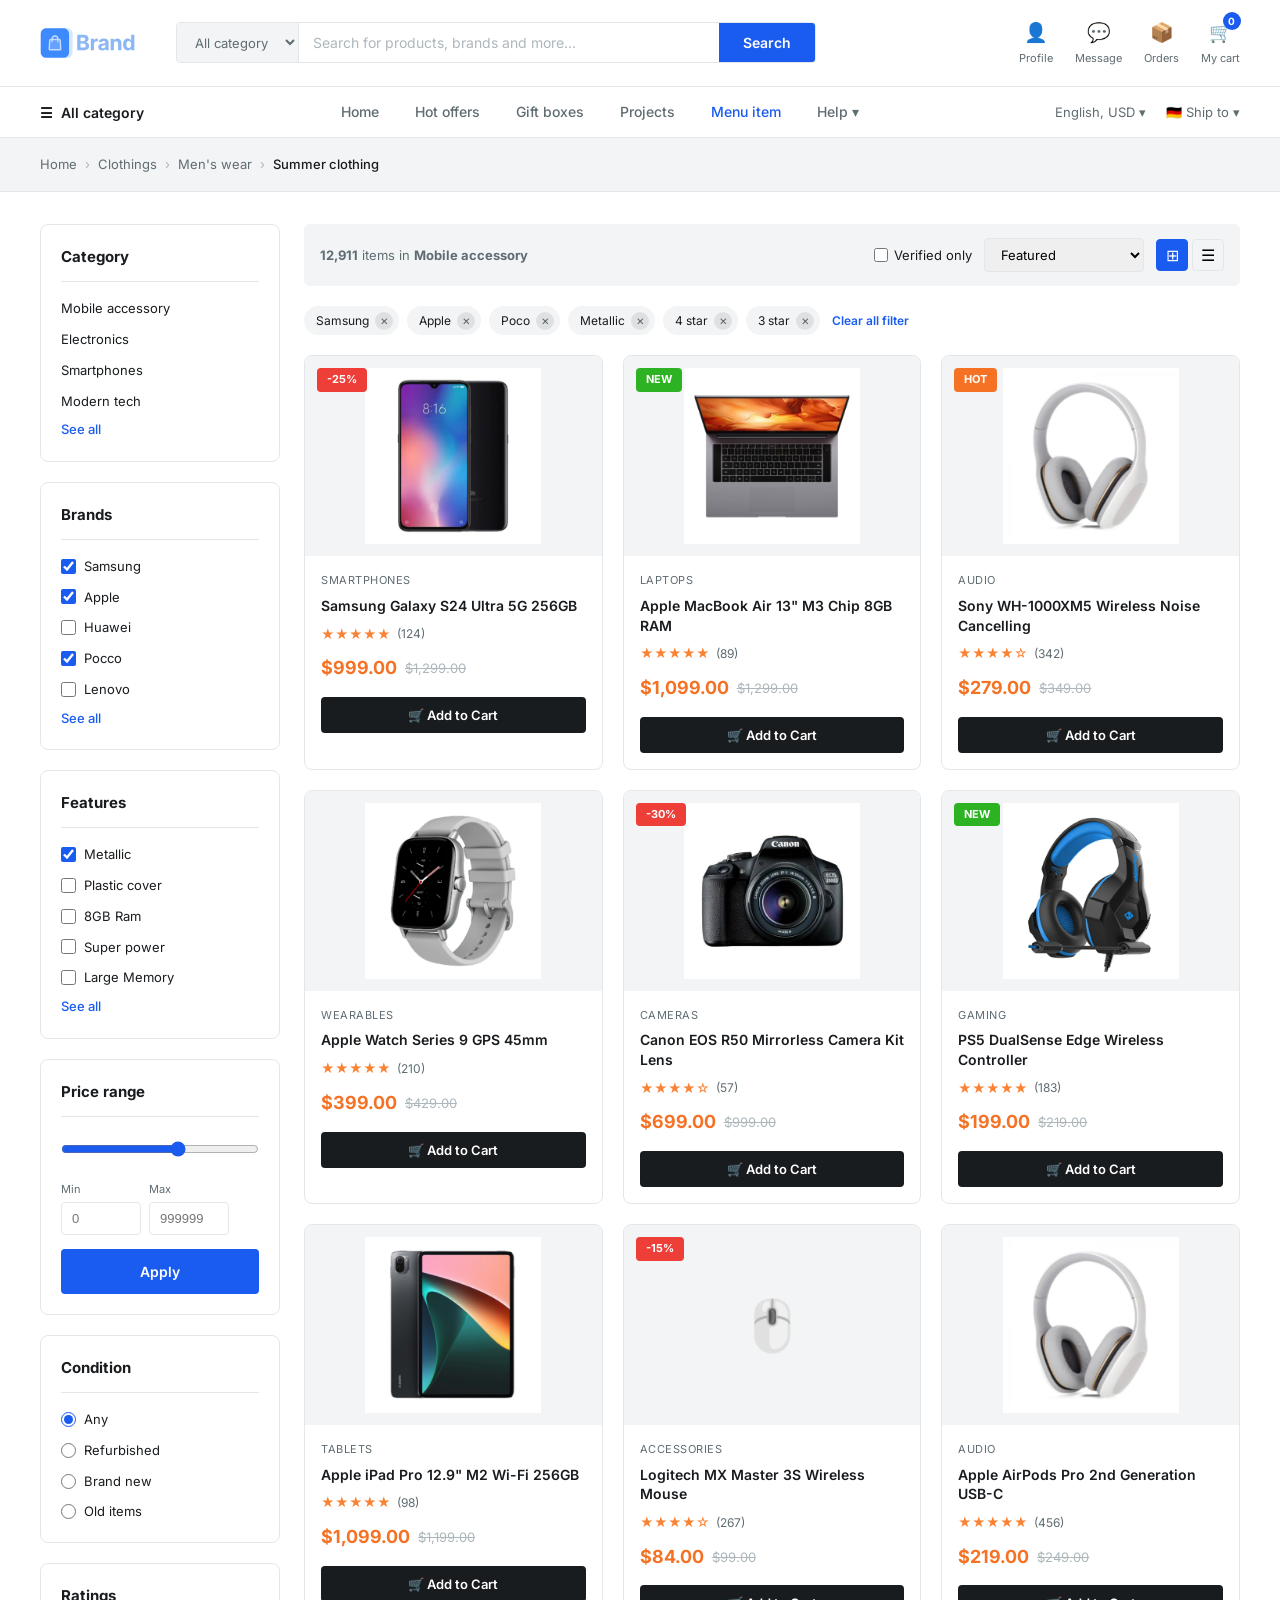
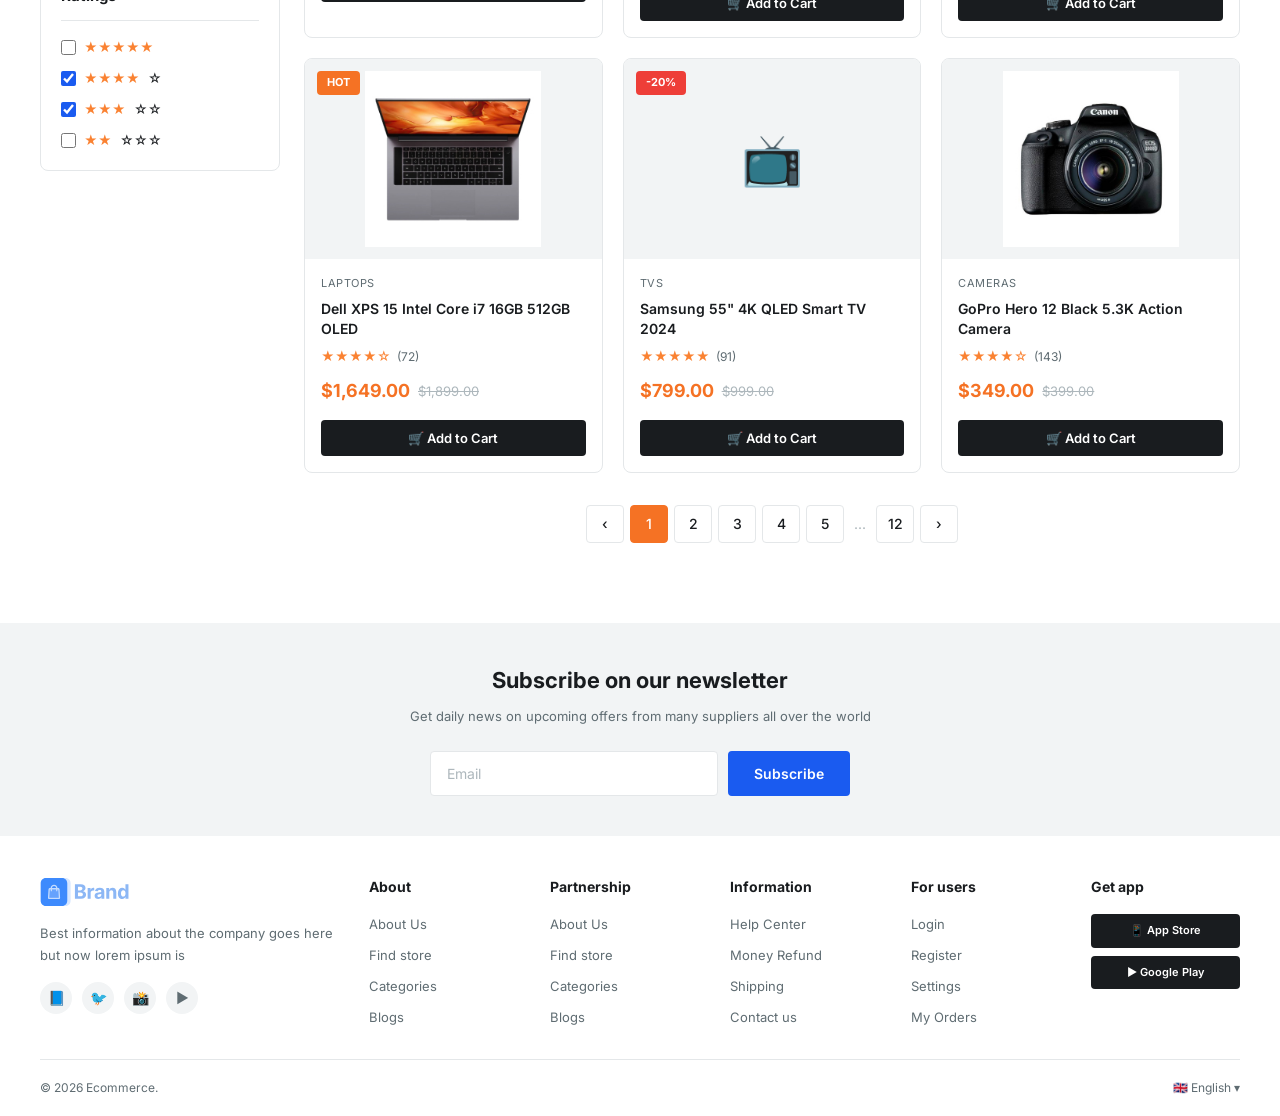
<file: ecommerce-project/pages/products.html>
<!DOCTYPE html>
<html lang="en">
<head>
  <meta charset="UTF-8" />
  <meta name="viewport" content="width=device-width, initial-scale=1.0" />
  <title>Shop – Clicon Electronics</title>
  <link rel="stylesheet" href="../css/style.css" />
  <link href="https://fonts.googleapis.com/css2?family=Inter:wght@400;500;600;700;800&display=swap" rel="stylesheet">
</head>
<body>

<!-- HEADER -->
<header class="header">
  <div class="container">
    <div class="header-inner">
      <a href="../index.html" class="logo">
        <img src="../assets/brand/logo-colored.svg" alt="Brand logo" class="logo-img" />
      </a>
      <div class="search-bar">
        <select class="search-category">
          <option>All category</option>
          <option>Electronics</option>
          <option>Clothing</option>
        </select>
        <input class="search-input" type="text" placeholder="Search for products, brands and more..." />
        <button class="search-btn">Search</button>
      </div>
      <div class="header-actions">
        <a href="#" class="action-item">
          <div class="action-icon">👤</div>
          <span>Profile</span>
        </a>
        <a href="#" class="action-item">
          <div class="action-icon">💬</div>
          <span>Message</span>
        </a>
        <a href="#" class="action-item">
          <div class="action-icon">📦</div>
          <span>Orders</span>
        </a>
        <a href="#" class="action-item">
          <div class="action-icon">🛒<span class="action-badge cart-badge">0</span></div>
          <span>My cart</span>
        </a>
      </div>
    </div>
  </div>
</header>

<!-- NAV -->
<nav class="nav-bar">
  <div class="container">
    <div class="nav-inner">
      <button class="all-categories-btn">☰ &nbsp;All category</button>
      <ul class="nav-menu">
        <li><a href="../index.html">Home</a></li>
        <li><a href="#">Hot offers</a></li>
        <li><a href="#">Gift boxes</a></li>
        <li><a href="#">Projects</a></li>
        <li><a href="products.html" class="active">Menu item</a></li>
        <li><a href="#">Help ▾</a></li>
      </ul>
      <div class="nav-hotline">
        <span>English, USD ▾</span>
        <span style="margin-left:16px;">🇩🇪 Ship to ▾</span>
      </div>
    </div>
  </div>
</nav>

<!-- BREADCRUMB -->
<div class="breadcrumb">
  <div class="container">
    <ul class="breadcrumb-list">
      <li><a href="../index.html">Home</a></li>
      <li><span class="breadcrumb-sep">›</span></li>
      <li><a href="#">Clothings</a></li>
      <li><span class="breadcrumb-sep">›</span></li>
      <li><a href="#">Men's wear</a></li>
      <li><span class="breadcrumb-sep">›</span></li>
      <li><span class="breadcrumb-current">Summer clothing</span></li>
    </ul>
  </div>
</div>

<!-- SHOP LAYOUT -->
<div class="container">
  <div class="shop-layout">

    <!-- SIDEBAR -->
    <aside class="shop-sidebar">

      <div class="sidebar-widget">
        <h3>Category</h3>
        <div class="filter-list">
          <div class="filter-item"><label>Mobile accessory</label></div>
          <div class="filter-item"><label>Electronics</label></div>
          <div class="filter-item"><label>Smartphones</label></div>
          <div class="filter-item"><label>Modern tech</label></div>
        </div>
        <a href="#" class="see-all-link">See all</a>
      </div>

      <div class="sidebar-widget">
        <h3>Brands</h3>
        <div class="filter-list">
          <div class="filter-item">
            <label><input type="checkbox" checked onchange="toggleFilterChip(this,'Samsung')" /> Samsung</label>
          </div>
          <div class="filter-item">
            <label><input type="checkbox" checked onchange="toggleFilterChip(this,'Apple')" /> Apple</label>
          </div>
          <div class="filter-item">
            <label><input type="checkbox" /> Huawei</label>
          </div>
          <div class="filter-item">
            <label><input type="checkbox" checked onchange="toggleFilterChip(this,'Poco')" /> Pocco</label>
          </div>
          <div class="filter-item">
            <label><input type="checkbox" /> Lenovo</label>
          </div>
        </div>
        <a href="#" class="see-all-link">See all</a>
      </div>

      <div class="sidebar-widget">
        <h3>Features</h3>
        <div class="filter-list">
          <div class="filter-item">
            <label><input type="checkbox" checked onchange="toggleFilterChip(this,'Metallic')" /> Metallic</label>
          </div>
          <div class="filter-item">
            <label><input type="checkbox" /> Plastic cover</label>
          </div>
          <div class="filter-item">
            <label><input type="checkbox" /> 8GB Ram</label>
          </div>
          <div class="filter-item">
            <label><input type="checkbox" /> Super power</label>
          </div>
          <div class="filter-item">
            <label><input type="checkbox" /> Large Memory</label>
          </div>
        </div>
        <a href="#" class="see-all-link">See all</a>
      </div>

      <div class="sidebar-widget">
        <h3>Price range</h3>
        <input type="range" class="price-slider" min="0" max="100" value="60" />
        <div class="price-range-inputs">
          <div>
            <label class="mini-label">Min</label>
            <input type="number" class="price-input" placeholder="0" />
          </div>
          <div>
            <label class="mini-label">Max</label>
            <input type="number" class="price-input" placeholder="999999" />
          </div>
        </div>
        <button class="btn btn-primary" style="width:100%; margin-top:14px; justify-content:center;">Apply</button>
      </div>

      <div class="sidebar-widget">
        <h3>Condition</h3>
        <div class="filter-list">
          <div class="filter-item"><label><input type="radio" name="condition" checked /> Any</label></div>
          <div class="filter-item"><label><input type="radio" name="condition" /> Refurbished</label></div>
          <div class="filter-item"><label><input type="radio" name="condition" /> Brand new</label></div>
          <div class="filter-item"><label><input type="radio" name="condition" /> Old items</label></div>
        </div>
      </div>

      <div class="sidebar-widget">
        <h3>Ratings</h3>
        <div class="filter-list">
          <div class="filter-item"><label><input type="checkbox" onchange="toggleFilterChip(this,'4 star')" /> <span style="color:#FA8232">★★★★★</span></label></div>
          <div class="filter-item"><label><input type="checkbox" checked onchange="toggleFilterChip(this,'4 star')" /> <span style="color:#FA8232">★★★★</span>☆</label></div>
          <div class="filter-item"><label><input type="checkbox" checked onchange="toggleFilterChip(this,'3 star')" /> <span style="color:#FA8232">★★★</span>☆☆</label></div>
          <div class="filter-item"><label><input type="checkbox" /> <span style="color:#FA8232">★★</span>☆☆☆</label></div>
        </div>
      </div>

    </aside>

    <!-- MAIN CONTENT -->
    <main class="shop-main">
      <div class="shop-toolbar">
        <span class="shop-toolbar-left"><strong>12,911</strong> items in <strong>Mobile accessory</strong></span>
        <div class="shop-toolbar-right">
          <label class="verified-only"><input type="checkbox" /> Verified only</label>
          <select class="sort-select">
            <option>Featured</option>
            <option>Price: Low to High</option>
            <option>Price: High to Low</option>
            <option>Newest First</option>
            <option>Best Rated</option>
          </select>
          <div class="view-toggle">
            <button class="view-btn active" id="view-grid" title="Grid view">⊞</button>
            <button class="view-btn" id="view-list" title="List view">☰</button>
          </div>
        </div>
      </div>

      <div class="active-filters" id="active-filters">
        <span class="tag-chip-active">Samsung <button onclick="this.parentElement.remove()">×</button></span>
        <span class="tag-chip-active">Apple <button onclick="this.parentElement.remove()">×</button></span>
        <span class="tag-chip-active">Poco <button onclick="this.parentElement.remove()">×</button></span>
        <span class="tag-chip-active">Metallic <button onclick="this.parentElement.remove()">×</button></span>
        <span class="tag-chip-active">4 star <button onclick="this.parentElement.remove()">×</button></span>
        <span class="tag-chip-active">3 star <button onclick="this.parentElement.remove()">×</button></span>
        <a href="#" class="clear-all-link" onclick="document.getElementById('active-filters').querySelectorAll('.tag-chip-active').forEach(c=>c.remove()); return false;">Clear all filter</a>
      </div>

      <div class="products-grid products-grid-3">

        <!-- Cards (12 products) -->
        <div class="product-card">
          <span class="product-badge badge-sale">-25%</span>
          <div class="product-actions">
            <button class="product-action-btn" onclick="toggleWishlist(this, 'Samsung Galaxy S24')">🤍</button>
            <button class="product-action-btn" onclick="window.location.href='product-detail.html'">👁</button>
          </div>
          <div class="product-image-placeholder"><img src="../assets/images/tech/3.jpg" alt="Samsung Galaxy S24 Ultra" /></div>
          <div class="product-info">
            <div class="product-category">Smartphones</div>
            <div class="product-name">Samsung Galaxy S24 Ultra 5G 256GB</div>
            <div class="product-rating"><span class="stars">★★★★★</span><span class="rating-count">(124)</span></div>
            <div class="product-price"><span class="price-current">$999.00</span><span class="price-old">$1,299.00</span></div>
            <button class="add-to-cart-btn" onclick="addToCart('Samsung Galaxy S24')">🛒 Add to Cart</button>
          </div>
        </div>

        <div class="product-card">
          <span class="product-badge badge-new">NEW</span>
          <div class="product-actions">
            <button class="product-action-btn" onclick="toggleWishlist(this, 'MacBook Air M3')">🤍</button>
            <button class="product-action-btn" onclick="window.location.href='product-detail.html'">👁</button>
          </div>
          <div class="product-image-placeholder"><img src="../assets/images/tech/7.jpg" alt="MacBook Air M3" /></div>
          <div class="product-info">
            <div class="product-category">Laptops</div>
            <div class="product-name">Apple MacBook Air 13" M3 Chip 8GB RAM</div>
            <div class="product-rating"><span class="stars">★★★★★</span><span class="rating-count">(89)</span></div>
            <div class="product-price"><span class="price-current">$1,099.00</span><span class="price-old">$1,299.00</span></div>
            <button class="add-to-cart-btn" onclick="addToCart('MacBook Air M3')">🛒 Add to Cart</button>
          </div>
        </div>

        <div class="product-card">
          <span class="product-badge badge-hot">HOT</span>
          <div class="product-actions">
            <button class="product-action-btn" onclick="toggleWishlist(this, 'Sony WH-1000XM5')">🤍</button>
            <button class="product-action-btn" onclick="window.location.href='product-detail.html'">👁</button>
          </div>
          <div class="product-image-placeholder"><img src="../assets/images/tech/9.jpg" alt="Sony WH-1000XM5" /></div>
          <div class="product-info">
            <div class="product-category">Audio</div>
            <div class="product-name">Sony WH-1000XM5 Wireless Noise Cancelling</div>
            <div class="product-rating"><span class="stars">★★★★☆</span><span class="rating-count">(342)</span></div>
            <div class="product-price"><span class="price-current">$279.00</span><span class="price-old">$349.00</span></div>
            <button class="add-to-cart-btn" onclick="addToCart('Sony WH-1000XM5')">🛒 Add to Cart</button>
          </div>
        </div>

        <div class="product-card">
          <div class="product-actions">
            <button class="product-action-btn" onclick="toggleWishlist(this, 'Apple Watch S9')">🤍</button>
            <button class="product-action-btn" onclick="window.location.href='product-detail.html'">👁</button>
          </div>
          <div class="product-image-placeholder"><img src="../assets/images/tech/8.jpg" alt="Apple Watch Series 9" /></div>
          <div class="product-info">
            <div class="product-category">Wearables</div>
            <div class="product-name">Apple Watch Series 9 GPS 45mm</div>
            <div class="product-rating"><span class="stars">★★★★★</span><span class="rating-count">(210)</span></div>
            <div class="product-price"><span class="price-current">$399.00</span><span class="price-old">$429.00</span></div>
            <button class="add-to-cart-btn" onclick="addToCart('Apple Watch S9')">🛒 Add to Cart</button>
          </div>
        </div>

        <div class="product-card">
          <span class="product-badge badge-sale">-30%</span>
          <div class="product-actions">
            <button class="product-action-btn" onclick="toggleWishlist(this, 'Canon EOS R50')">🤍</button>
            <button class="product-action-btn" onclick="window.location.href='product-detail.html'">👁</button>
          </div>
          <div class="product-image-placeholder"><img src="../assets/images/tech/6.jpg" alt="Canon EOS R50" /></div>
          <div class="product-info">
            <div class="product-category">Cameras</div>
            <div class="product-name">Canon EOS R50 Mirrorless Camera Kit Lens</div>
            <div class="product-rating"><span class="stars">★★★★☆</span><span class="rating-count">(57)</span></div>
            <div class="product-price"><span class="price-current">$699.00</span><span class="price-old">$999.00</span></div>
            <button class="add-to-cart-btn" onclick="addToCart('Canon EOS R50')">🛒 Add to Cart</button>
          </div>
        </div>

        <div class="product-card">
          <span class="product-badge badge-new">NEW</span>
          <div class="product-actions">
            <button class="product-action-btn" onclick="toggleWishlist(this, 'PS5 Controller')">🤍</button>
            <button class="product-action-btn" onclick="window.location.href='product-detail.html'">👁</button>
          </div>
          <div class="product-image-placeholder"><img src="../assets/images/tech/5.jpg" alt="PS5 DualSense Edge Controller" /></div>
          <div class="product-info">
            <div class="product-category">Gaming</div>
            <div class="product-name">PS5 DualSense Edge Wireless Controller</div>
            <div class="product-rating"><span class="stars">★★★★★</span><span class="rating-count">(183)</span></div>
            <div class="product-price"><span class="price-current">$199.00</span><span class="price-old">$219.00</span></div>
            <button class="add-to-cart-btn" onclick="addToCart('PS5 Controller')">🛒 Add to Cart</button>
          </div>
        </div>

        <div class="product-card">
          <div class="product-actions">
            <button class="product-action-btn" onclick="toggleWishlist(this, 'iPad Pro')">🤍</button>
            <button class="product-action-btn" onclick="window.location.href='product-detail.html'">👁</button>
          </div>
          <div class="product-image-placeholder"><img src="../assets/images/tech/2.jpg" alt="iPad Pro 12.9" /></div>
          <div class="product-info">
            <div class="product-category">Tablets</div>
            <div class="product-name">Apple iPad Pro 12.9" M2 Wi-Fi 256GB</div>
            <div class="product-rating"><span class="stars">★★★★★</span><span class="rating-count">(98)</span></div>
            <div class="product-price"><span class="price-current">$1,099.00</span><span class="price-old">$1,199.00</span></div>
            <button class="add-to-cart-btn" onclick="addToCart('iPad Pro')">🛒 Add to Cart</button>
          </div>
        </div>

        <div class="product-card">
          <span class="product-badge badge-sale">-15%</span>
          <div class="product-actions">
            <button class="product-action-btn" onclick="toggleWishlist(this, 'Logitech Mouse')">🤍</button>
            <button class="product-action-btn" onclick="window.location.href='product-detail.html'">👁</button>
          </div>
          <div class="product-image-placeholder">🖱️</div>
          <div class="product-info">
            <div class="product-category">Accessories</div>
            <div class="product-name">Logitech MX Master 3S Wireless Mouse</div>
            <div class="product-rating"><span class="stars">★★★★☆</span><span class="rating-count">(267)</span></div>
            <div class="product-price"><span class="price-current">$84.00</span><span class="price-old">$99.00</span></div>
            <button class="add-to-cart-btn" onclick="addToCart('Logitech Mouse')">🛒 Add to Cart</button>
          </div>
        </div>

        <div class="product-card">
          <div class="product-actions">
            <button class="product-action-btn" onclick="toggleWishlist(this, 'AirPods Pro')">🤍</button>
            <button class="product-action-btn" onclick="window.location.href='product-detail.html'">👁</button>
          </div>
          <div class="product-image-placeholder"><img src="../assets/images/tech/9.jpg" alt="AirPods Pro" /></div>
          <div class="product-info">
            <div class="product-category">Audio</div>
            <div class="product-name">Apple AirPods Pro 2nd Generation USB-C</div>
            <div class="product-rating"><span class="stars">★★★★★</span><span class="rating-count">(456)</span></div>
            <div class="product-price"><span class="price-current">$219.00</span><span class="price-old">$249.00</span></div>
            <button class="add-to-cart-btn" onclick="addToCart('AirPods Pro')">🛒 Add to Cart</button>
          </div>
        </div>

        <div class="product-card">
          <span class="product-badge badge-hot">HOT</span>
          <div class="product-actions">
            <button class="product-action-btn" onclick="toggleWishlist(this, 'Dell XPS 15')">🤍</button>
            <button class="product-action-btn" onclick="window.location.href='product-detail.html'">👁</button>
          </div>
          <div class="product-image-placeholder"><img src="../assets/images/tech/7.jpg" alt="Dell XPS 15" /></div>
          <div class="product-info">
            <div class="product-category">Laptops</div>
            <div class="product-name">Dell XPS 15 Intel Core i7 16GB 512GB OLED</div>
            <div class="product-rating"><span class="stars">★★★★☆</span><span class="rating-count">(72)</span></div>
            <div class="product-price"><span class="price-current">$1,649.00</span><span class="price-old">$1,899.00</span></div>
            <button class="add-to-cart-btn" onclick="addToCart('Dell XPS 15')">🛒 Add to Cart</button>
          </div>
        </div>

        <div class="product-card">
          <span class="product-badge badge-sale">-20%</span>
          <div class="product-actions">
            <button class="product-action-btn" onclick="toggleWishlist(this, 'Samsung 4K TV')">🤍</button>
            <button class="product-action-btn" onclick="window.location.href='product-detail.html'">👁</button>
          </div>
          <div class="product-image-placeholder">📺</div>
          <div class="product-info">
            <div class="product-category">TVs</div>
            <div class="product-name">Samsung 55" 4K QLED Smart TV 2024</div>
            <div class="product-rating"><span class="stars">★★★★★</span><span class="rating-count">(91)</span></div>
            <div class="product-price"><span class="price-current">$799.00</span><span class="price-old">$999.00</span></div>
            <button class="add-to-cart-btn" onclick="addToCart('Samsung 4K TV')">🛒 Add to Cart</button>
          </div>
        </div>

        <div class="product-card">
          <div class="product-actions">
            <button class="product-action-btn" onclick="toggleWishlist(this, 'GoPro Hero 12')">🤍</button>
            <button class="product-action-btn" onclick="window.location.href='product-detail.html'">👁</button>
          </div>
          <div class="product-image-placeholder"><img src="../assets/images/tech/6.jpg" alt="GoPro Hero 12" /></div>
          <div class="product-info">
            <div class="product-category">Cameras</div>
            <div class="product-name">GoPro Hero 12 Black 5.3K Action Camera</div>
            <div class="product-rating"><span class="stars">★★★★☆</span><span class="rating-count">(143)</span></div>
            <div class="product-price"><span class="price-current">$349.00</span><span class="price-old">$399.00</span></div>
            <button class="add-to-cart-btn" onclick="addToCart('GoPro Hero 12')">🛒 Add to Cart</button>
          </div>
        </div>

      </div>

      <!-- PAGINATION -->
      <div class="pagination">
        <button class="page-btn">‹</button>
        <button class="page-btn active">1</button>
        <button class="page-btn">2</button>
        <button class="page-btn">3</button>
        <button class="page-btn">4</button>
        <button class="page-btn">5</button>
        <span style="color:#ADB7BC; padding:0 4px;">...</span>
        <button class="page-btn">12</button>
        <button class="page-btn">›</button>
      </div>

    </main>
  </div>
</div>

<!-- FOOTER -->
<!-- NEWSLETTER -->
<section class="newsletter">
  <div class="container">
    <div class="newsletter-inner centered">
      <h2>Subscribe on our newsletter</h2>
      <p>Get daily news on upcoming offers from many suppliers all over the world</p>
      <div class="newsletter-form">
        <input type="email" class="newsletter-input" placeholder="Email" />
        <button class="btn btn-primary" onclick="showToast('Thanks for subscribing! 🎉', '✅')">Subscribe</button>
      </div>
    </div>
  </div>
</section>

<footer class="footer">
  <div class="container">
    <div class="footer-grid footer-grid-6">
      <div>
        <img src="../assets/brand/logo-colored.svg" alt="Brand logo" class="footer-logo-img" />
        <p class="footer-about">Best information about the company goes here but now lorem ipsum is</p>
        <div class="footer-socials">
          <div class="social-btn">📘</div>
          <div class="social-btn">🐦</div>
          <div class="social-btn">📸</div>
          <div class="social-btn">▶️</div>
        </div>
      </div>
      <div class="footer-col">
        <h4>About</h4>
        <div class="footer-links">
          <a href="#">About Us</a>
          <a href="#">Find store</a>
          <a href="#">Categories</a>
          <a href="#">Blogs</a>
        </div>
      </div>
      <div class="footer-col">
        <h4>Partnership</h4>
        <div class="footer-links">
          <a href="#">About Us</a>
          <a href="#">Find store</a>
          <a href="#">Categories</a>
          <a href="#">Blogs</a>
        </div>
      </div>
      <div class="footer-col">
        <h4>Information</h4>
        <div class="footer-links">
          <a href="#">Help Center</a>
          <a href="#">Money Refund</a>
          <a href="#">Shipping</a>
          <a href="#">Contact us</a>
        </div>
      </div>
      <div class="footer-col">
        <h4>For users</h4>
        <div class="footer-links">
          <a href="#">Login</a>
          <a href="#">Register</a>
          <a href="#">Settings</a>
          <a href="#">My Orders</a>
        </div>
      </div>
      <div class="footer-col">
        <h4>Get app</h4>
        <div class="footer-app-badges">
          <div class="app-badge">📱 App Store</div>
          <div class="app-badge">▶️ Google Play</div>
        </div>
      </div>
    </div>
    <div class="footer-bottom">
      <span>© 2026 Ecommerce.</span>
      <span class="footer-lang">🇬🇧 English ▾</span>
    </div>
  </div>
</footer>


<div class="toast" id="toast"></div>
<script src="../js/scrpt.js"></script>
<script>
  // Pagination interactivity
  document.querySelectorAll('.page-btn').forEach(btn => {
    btn.addEventListener('click', () => {
      document.querySelectorAll('.page-btn').forEach(b => b.classList.remove('active'));
      btn.classList.add('active');
    });
  });

  // Filter chip interactivity: checking/unchecking a sidebar filter
  // adds or removes its matching chip in the "active filters" row.
  function toggleFilterChip(checkbox, label) {
    const container = document.getElementById('active-filters');
    const existing = Array.from(container.querySelectorAll('.tag-chip-active'))
      .find(chip => chip.firstChild.textContent.trim() === label);

    if (checkbox.checked) {
      if (!existing) {
        const chip = document.createElement('span');
        chip.className = 'tag-chip-active';
        chip.innerHTML = `${label} <button onclick="this.parentElement.remove()">×</button>`;
        container.insertBefore(chip, container.querySelector('.clear-all-link'));
      }
    } else if (existing) {
      existing.remove();
    }
  }
</script>
</body>
</html>
</file>
<file: ecommerce-project/css/style.css>
/* ===========================
   ECOMMERCE PROJECT - STYLES
   DevelopersHub Internship
   =========================== */

/* --- RESET & BASE --- */
*, *::before, *::after {
  margin: 0;
  padding: 0;
  box-sizing: border-box;
}

:root {
  --navy:    #1A0F3C;
  --brand:   #1A5BF0;
  --brand-dark: #1346c2;
  --orange:  #F57224;
  --orange-dark: #d95f10;
  --teal-light: #DCF1E8;
  --dark:    #191C1F;
  --gray:    #5F6C72;
  --light-gray: #F2F4F5;
  --border:  #E4E7E9;
  --white:   #FFFFFF;
  --green:   #2DB224;
  --red:     #EE3E38;
  --font:    'Inter', 'Segoe UI', Arial, sans-serif;
}

html { scroll-behavior: smooth; }

body {
  font-family: var(--font);
  color: var(--dark);
  background: var(--white);
  font-size: 14px;
  line-height: 1.6;
}

a { text-decoration: none; color: inherit; }
ul { list-style: none; }
img { display: block; max-width: 100%; }
button { cursor: pointer; border: none; background: none; font-family: var(--font); }

.container {
  max-width: 1240px;
  margin: 0 auto;
  padding: 0 20px;
}

/* --- BUTTONS --- */
.btn {
  display: inline-flex;
  align-items: center;
  gap: 8px;
  padding: 12px 24px;
  border-radius: 4px;
  font-size: 14px;
  font-weight: 600;
  transition: all 0.2s ease;
  cursor: pointer;
}

.btn-primary {
  background: var(--brand);
  color: var(--white);
  border: 2px solid var(--brand);
}
.btn-primary:hover { background: var(--brand-dark); border-color: var(--brand-dark); }

.btn-outline {
  background: transparent;
  color: var(--orange);
  border: 2px solid var(--orange);
}
.btn-outline:hover { background: var(--orange); color: var(--white); }

.btn-white {
  background: var(--white);
  color: var(--dark);
  border: 2px solid var(--white);
}
.btn-white:hover { background: transparent; color: var(--white); }

.btn-dark {
  background: var(--dark);
  color: var(--white);
  border: 2px solid var(--dark);
}
.btn-dark:hover { background: #333; border-color: #333; }

/* --- TOP BAR --- */
.top-bar {
  background: var(--navy);
  color: rgba(255,255,255,0.75);
  font-size: 12px;
  padding: 8px 0;
}
.top-bar .container {
  display: flex;
  align-items: center;
  justify-content: space-between;
}
.top-bar a { color: rgba(255,255,255,0.75); transition: color 0.2s; }
.top-bar a:hover { color: var(--white); }
.top-bar-left { display: flex; gap: 20px; }
.top-bar-right { display: flex; gap: 20px; align-items: center; }
.top-bar-right select {
  background: transparent;
  border: none;
  color: rgba(255,255,255,0.75);
  font-size: 12px;
  cursor: pointer;
}

/* --- HEADER --- */
.header {
  background: var(--white);
  border-bottom: 1px solid var(--border);
  position: sticky;
  top: 0;
  z-index: 1000;
}
.header-inner {
  display: flex;
  align-items: center;
  gap: 24px;
  padding: 18px 0;
}

/* Logo */
.logo {
  display: flex;
  align-items: center;
  gap: 8px;
  font-size: 22px;
  font-weight: 800;
  color: var(--dark);
  flex-shrink: 0;
}
.logo span { color: var(--brand); }
.logo-img { height: 34px; width: auto; display: block; }
.logo-icon {
  width: 32px;
  height: 32px;
  background: var(--brand);
  border-radius: 6px;
  display: flex;
  align-items: center;
  justify-content: center;
  color: white;
  font-size: 16px;
}

/* Search */
.search-bar {
  flex: 1;
  display: flex;
  border: 1.5px solid var(--border);
  border-radius: 4px;
  overflow: hidden;
  transition: border-color 0.2s;
  max-width: 640px;
}
.search-bar:focus-within { border-color: var(--brand); }
.search-category {
  padding: 0 14px;
  border-right: 1px solid var(--border);
  background: var(--light-gray);
  font-size: 13px;
  color: var(--gray);
  cursor: pointer;
  white-space: nowrap;
  border-top: none;
  border-bottom: none;
  border-left: none;
  outline: none;
  font-family: var(--font);
}
.search-input {
  flex: 1;
  border: none;
  outline: none;
  padding: 11px 14px;
  font-size: 14px;
  font-family: var(--font);
  color: var(--dark);
}
.search-input::placeholder { color: #ADB7BC; }
.search-btn {
  background: var(--brand);
  color: white;
  padding: 0 24px;
  font-size: 14px;
  font-weight: 600;
  display: flex;
  align-items: center;
  transition: background 0.2s;
}
.search-btn:hover { background: var(--brand-dark); }

/* Header Actions */
.header-actions {
  display: flex;
  align-items: center;
  gap: 22px;
  flex-shrink: 0;
  margin-left: auto;
}
.action-item {
  display: flex;
  flex-direction: column;
  align-items: center;
  gap: 2px;
  font-size: 11px;
  color: var(--gray);
  cursor: pointer;
  position: relative;
  transition: color 0.2s;
}
.action-item:hover { color: var(--brand); }
.action-icon {
  font-size: 19px;
  position: relative;
}
.action-badge {
  position: absolute;
  top: -6px;
  right: -8px;
  background: var(--brand);
  color: white;
  font-size: 10px;
  font-weight: 700;
  width: 18px;
  height: 18px;
  border-radius: 50%;
  display: flex;
  align-items: center;
  justify-content: center;
}

/* --- NAVIGATION --- */
.nav-bar {
  background: var(--white);
  border-bottom: 1px solid var(--border);
}
.nav-inner {
  display: flex;
  align-items: center;
  justify-content: space-between;
}
.nav-menu {
  display: flex;
  align-items: center;
}
.nav-menu li a {
  display: flex;
  align-items: center;
  gap: 5px;
  color: var(--gray);
  font-size: 14px;
  font-weight: 500;
  padding: 14px 18px;
  transition: background 0.2s, color 0.2s;
}
.nav-menu li a:hover,
.nav-menu li a.active {
  color: var(--brand);
}
.nav-hotline {
  display: flex;
  align-items: center;
  gap: 4px;
  color: var(--gray);
  font-size: 13px;
}

/* Categories Dropdown Button */
.all-categories-btn {
  display: flex;
  align-items: center;
  gap: 8px;
  background: transparent;
  color: var(--dark);
  padding: 14px 0;
  font-size: 14px;
  font-weight: 600;
  cursor: pointer;
  transition: color 0.2s;
}
.all-categories-btn:hover { color: var(--brand); }

/* --- HERO SECTION --- */
.hero {
  background: var(--white);
  padding: 24px 0;
}
.hero-inner {
  display: grid;
  grid-template-columns: 220px 1fr 220px;
  gap: 20px;
  align-items: stretch;
}

/* Category sidebar */
.hero-sidebar {
  border: 1px solid var(--border);
  border-radius: 8px;
  padding: 8px 0;
}
.hero-cat-list li {
  padding: 11px 18px;
  font-size: 13px;
  color: var(--dark);
  cursor: pointer;
  transition: background 0.15s, color 0.15s;
}
.hero-cat-list li:hover,
.hero-cat-list li.active {
  background: var(--light-gray);
  color: var(--brand);
}

/* Hero banner */
.hero-content {
  background: var(--teal-light);
  border-radius: 8px;
  padding: 32px;
  position: relative;
  overflow: hidden;
  min-height: 320px;
}
.hero-tag {
  display: inline-block;
  color: var(--brand);
  font-size: 12px;
  font-weight: 600;
  letter-spacing: 0.5px;
  margin-bottom: 10px;
  text-transform: uppercase;
}
.hero h1 {
  font-size: 28px;
  font-weight: 700;
  color: var(--dark);
  line-height: 1.3;
  margin-bottom: 20px;
}
.hero h1 span { color: var(--dark); }
.hero-learn-btn { padding: 10px 22px; font-size: 13px; }
.hero-image {
  position: absolute;
  right: 24px;
  bottom: 0;
  display: flex;
  justify-content: center;
  align-items: flex-end;
}
.hero-image img {
  max-height: 260px;
  object-fit: contain;
}
.hero-image-placeholder {
  width: 240px;
  height: 220px;
  background: rgba(255,255,255,0.4);
  border-radius: 16px;
  display: flex;
  flex-direction: column;
  align-items: center;
  justify-content: center;
  color: rgba(0,0,0,0.25);
  font-size: 60px;
  gap: 10px;
}
.hero-image-placeholder span { font-size: 12px; }

/* Side promo cards */
.hero-side-cards {
  display: flex;
  flex-direction: column;
  gap: 14px;
}
.side-card {
  border-radius: 8px;
  padding: 18px;
  font-size: 13px;
  font-weight: 600;
  flex: 1;
  display: flex;
  flex-direction: column;
  justify-content: center;
  line-height: 1.5;
}
.side-card.dark { background: var(--navy); color: white; }
.side-card.orange { background: #FDEEE3; color: var(--dark); }
.side-card.teal { background: var(--teal-light); color: var(--dark); }
.side-card-links { display: flex; gap: 10px; margin-top: 12px; }
.side-card-links a {
  font-size: 12px;
  font-weight: 600;
  padding: 6px 14px;
  border-radius: 4px;
  background: var(--brand);
  color: white;
}
.side-card-links a:last-child { background: rgba(255,255,255,0.15); }

/* --- DEALS AND OFFERS --- */
.deals-section { padding: 32px 0 8px; }
.deals-row {
  display: grid;
  grid-template-columns: 220px 1fr 1fr 1fr 1fr 1fr;
  gap: 16px;
  margin-bottom: 16px;
}
.deals-row-2x4 {
  grid-template-columns: 220px 1fr;
}
.deals-feature {
  border: 1px solid var(--border);
  border-radius: 8px;
  padding: 20px 16px;
  display: flex;
  flex-direction: column;
  justify-content: space-between;
}
.deals-feature h3 { font-size: 16px; font-weight: 700; color: var(--dark); margin-bottom: 4px; }
.deals-sub { font-size: 12px; color: var(--gray); margin-bottom: 16px; }
.countdown { display: flex; gap: 6px; }
.countdown-box {
  background: var(--dark);
  color: white;
  border-radius: 4px;
  padding: 6px 4px;
  text-align: center;
  flex: 1;
}
.countdown-box span { display: block; font-size: 14px; font-weight: 700; }
.countdown-box label { font-size: 9px; color: rgba(255,255,255,0.6); }

.deal-mini-card {
  border: 1px solid var(--border);
  border-radius: 8px;
  padding: 16px 12px;
  display: flex;
  flex-direction: column;
  align-items: center;
  text-align: center;
  gap: 8px;
  transition: box-shadow 0.2s, transform 0.2s;
  position: relative;
}
.deal-mini-card:hover { box-shadow: 0 6px 16px rgba(0,0,0,0.08); transform: translateY(-2px); }
.deal-mini-card p { font-size: 12px; color: var(--dark); font-weight: 500; }
.deal-mini-tag {
  position: absolute;
  top: 8px;
  right: 8px;
  background: #FDECEC;
  color: var(--red);
  font-size: 10px;
  font-weight: 700;
  padding: 2px 6px;
  border-radius: 4px;
}

.deal-mini-img.placeholder {
  width: 100%;
  aspect-ratio: 1;
  background: var(--light-gray);
  border-radius: 6px;
  display: flex;
  align-items: center;
  justify-content: center;
  font-size: 32px;
  overflow: hidden;
}
.deal-mini-img.placeholder img {
  width: 100%;
  height: 100%;
  object-fit: contain;
  padding: 6px;
  box-sizing: border-box;
}
.deal-mini-img.placeholder.small {
  width: 48px;
  height: 48px;
  font-size: 22px;
  flex-shrink: 0;
  overflow: hidden;
  border-radius: 6px;
}
.deal-mini-img.placeholder.small img { padding: 4px; }

.image-feature {
  background: linear-gradient(160deg, #EAF3E8 0%, #DCE9DA 100%);
  position: relative;
  color: var(--dark);
}
.image-feature.pink {
  background: linear-gradient(160deg, #FCE9F1 0%, #F8D6E5 100%);
}
.image-feature h3 { font-size: 18px; line-height: 1.3; }
.source-now { font-size: 12px; font-weight: 600; color: var(--dark); }

.deal-grid-2x2 {
  display: grid;
  grid-template-columns: repeat(4, 1fr);
  grid-template-rows: repeat(2, 1fr);
  gap: 1px;
  border: 1px solid var(--border);
  border-radius: 8px;
  overflow: hidden;
  background: var(--border);
}
.deal-grid-item {
  background: white;
  padding: 14px;
  display: flex;
  align-items: center;
  gap: 10px;
  transition: background 0.2s;
}
.deal-grid-item:hover { background: var(--light-gray); }
.deal-grid-item p { font-size: 12px; color: var(--dark); font-weight: 500; }
.deal-grid-item span { font-size: 11px; color: var(--gray); }

/* --- SUPPLIER QUOTE CTA --- */
.quote-cta-section { padding: 24px 0 40px; }
.quote-cta {
  background: linear-gradient(135deg, var(--brand) 0%, #4DB6AC 100%);
  border-radius: 12px;
  padding: 48px;
  display: grid;
  grid-template-columns: 1fr 380px;
  gap: 40px;
  align-items: center;
}
.quote-cta-text h2 { color: white; font-size: 26px; font-weight: 700; margin-bottom: 12px; line-height: 1.35; }
.quote-cta-text p { color: rgba(255,255,255,0.85); font-size: 14px; max-width: 380px; }
.quote-form {
  background: white;
  border-radius: 8px;
  padding: 24px;
  display: flex;
  flex-direction: column;
  gap: 12px;
}
.quote-form h4 { font-size: 15px; font-weight: 700; margin-bottom: 4px; }
.quote-form input, .quote-form textarea, .quote-form select {
  border: 1px solid var(--border);
  border-radius: 4px;
  padding: 10px 12px;
  font-size: 13px;
  font-family: var(--font);
  outline: none;
  resize: none;
}
.quote-form input:focus, .quote-form textarea:focus { border-color: var(--brand); }
.quote-form-row { display: flex; gap: 10px; }
.quote-form-row input { flex: 1; }
.quote-form-row select { width: 100px; }
.quote-form .btn { justify-content: center; }


.promo-card.green { background: linear-gradient(135deg, #1a6e3a, #0d4a26); }
.promo-card h3 { font-size: 18px; font-weight: 700; color: white; margin-bottom: 6px; }
.promo-card p { font-size: 12px; color: rgba(255,255,255,0.75); }
.promo-card .promo-link {
  display: inline-flex;
  align-items: center;
  gap: 6px;
  color: white;
  font-size: 13px;
  font-weight: 600;
  border-bottom: 1px solid rgba(255,255,255,0.4);
  padding-bottom: 2px;
  margin-top: 16px;
  width: fit-content;
  transition: gap 0.2s;
}
.promo-card .promo-link:hover { gap: 10px; }
.promo-icon {
  position: absolute;
  bottom: -10px;
  right: 16px;
  font-size: 80px;
  opacity: 0.12;
}

/* --- SECTION HEADER --- */
.section-header {
  display: flex;
  align-items: center;
  justify-content: space-between;
  margin-bottom: 28px;
}
.section-title {
  display: flex;
  align-items: center;
  gap: 12px;
}
.section-title::before {
  content: '';
  display: block;
  width: 4px;
  height: 28px;
  background: var(--orange);
  border-radius: 2px;
}
.section-title h2 {
  font-size: 22px;
  font-weight: 700;
  color: var(--dark);
}
.view-all {
  font-size: 14px;
  color: var(--orange);
  font-weight: 600;
  display: flex;
  align-items: center;
  gap: 5px;
  transition: gap 0.2s;
}
.view-all:hover { gap: 9px; }

/* --- CATEGORIES --- */
.categories-section { padding: 48px 0; }
.categories-grid {
  display: grid;
  grid-template-columns: repeat(8, 1fr);
  gap: 12px;
}
.category-card {
  display: flex;
  flex-direction: column;
  align-items: center;
  gap: 10px;
  padding: 20px 10px;
  border: 1.5px solid var(--border);
  border-radius: 8px;
  cursor: pointer;
  transition: all 0.2s;
  text-align: center;
}
.category-card:hover, .category-card.active {
  border-color: var(--orange);
  background: #FFF5EE;
}
.category-icon {
  width: 48px;
  height: 48px;
  background: var(--light-gray);
  border-radius: 50%;
  display: flex;
  align-items: center;
  justify-content: center;
  font-size: 22px;
  transition: background 0.2s;
}
.category-card:hover .category-icon,
.category-card.active .category-icon { background: var(--orange); }
.category-card span {
  font-size: 11px;
  font-weight: 500;
  color: var(--gray);
}
.category-card:hover span,
.category-card.active span { color: var(--orange); }

/* --- PRODUCT CARDS --- */
.products-section { padding: 0 0 48px; }
.products-grid {
  display: grid;
  grid-template-columns: repeat(4, 1fr);
  gap: 20px;
}
.product-card {
  border: 1.5px solid var(--border);
  border-radius: 8px;
  overflow: hidden;
  transition: all 0.25s;
  background: white;
  position: relative;
}
.product-card:hover {
  border-color: var(--orange);
  box-shadow: 0 8px 24px rgba(245,114,36,0.12);
  transform: translateY(-4px);
}
.product-badge {
  position: absolute;
  top: 12px;
  left: 12px;
  padding: 3px 10px;
  border-radius: 4px;
  font-size: 11px;
  font-weight: 700;
  z-index: 2;
}
.badge-sale { background: var(--red); color: white; }
.badge-new { background: var(--green); color: white; }
.badge-hot { background: var(--orange); color: white; }

.product-actions {
  position: absolute;
  top: 12px;
  right: 12px;
  display: flex;
  flex-direction: column;
  gap: 6px;
  opacity: 0;
  transform: translateX(10px);
  transition: all 0.25s;
  z-index: 2;
}
.product-card:hover .product-actions {
  opacity: 1;
  transform: translateX(0);
}
.product-action-btn {
  width: 34px;
  height: 34px;
  background: white;
  border-radius: 50%;
  display: flex;
  align-items: center;
  justify-content: center;
  font-size: 16px;
  box-shadow: 0 2px 8px rgba(0,0,0,0.12);
  transition: background 0.2s, color 0.2s;
  cursor: pointer;
}
.product-action-btn:hover { background: var(--orange); color: white; }

.product-image {
  width: 100%;
  height: 200px;
  object-fit: contain;
  padding: 16px;
  background: var(--light-gray);
}
.product-image-placeholder {
  width: 100%;
  height: 200px;
  background: var(--light-gray);
  display: flex;
  align-items: center;
  justify-content: center;
  font-size: 50px;
  color: #ccc;
  overflow: hidden;
}
.product-image-placeholder img {
  width: 100%;
  height: 100%;
  object-fit: contain;
  padding: 12px;
  box-sizing: border-box;
}
.product-info { padding: 16px; }
.product-category {
  font-size: 11px;
  color: var(--gray);
  text-transform: uppercase;
  letter-spacing: 0.5px;
  margin-bottom: 6px;
}
.product-name {
  font-size: 14px;
  font-weight: 600;
  color: var(--dark);
  margin-bottom: 8px;
  line-height: 1.4;
  display: -webkit-box;
  -webkit-line-clamp: 2;
  -webkit-box-orient: vertical;
  overflow: hidden;
}
.product-rating {
  display: flex;
  align-items: center;
  gap: 6px;
  margin-bottom: 10px;
}
.stars { color: #FA8232; font-size: 13px; }
.rating-count { font-size: 12px; color: var(--gray); }
.product-price {
  display: flex;
  align-items: center;
  gap: 8px;
  margin-bottom: 14px;
}
.price-current {
  font-size: 18px;
  font-weight: 700;
  color: var(--orange);
}
.price-old {
  font-size: 13px;
  color: #ADB7BC;
  text-decoration: line-through;
}
.price-discount {
  font-size: 11px;
  background: #FFF0E6;
  color: var(--orange);
  font-weight: 700;
  padding: 2px 6px;
  border-radius: 3px;
}
.add-to-cart-btn {
  width: 100%;
  padding: 10px;
  background: var(--dark);
  color: white;
  border-radius: 4px;
  font-size: 13px;
  font-weight: 600;
  display: flex;
  align-items: center;
  justify-content: center;
  gap: 8px;
  transition: background 0.2s;
  cursor: pointer;
}
.add-to-cart-btn:hover { background: var(--orange); }

/* --- FEATURED BANNER --- */
.featured-banner {
  padding: 48px 0;
}
.featured-banner-inner {
  background: linear-gradient(120deg, var(--navy) 0%, #2d1b69 60%, #1a0f3c 100%);
  border-radius: 12px;
  padding: 48px;
  display: flex;
  align-items: center;
  justify-content: space-between;
  gap: 40px;
  overflow: hidden;
  position: relative;
}
.featured-banner-inner::after {
  content: '';
  position: absolute;
  right: 200px;
  top: 0;
  bottom: 0;
  width: 1px;
  background: rgba(255,255,255,0.08);
}
.banner-content h2 {
  font-size: 36px;
  font-weight: 800;
  color: white;
  margin-bottom: 12px;
  line-height: 1.2;
}
.banner-content h2 span { color: var(--orange); }
.banner-content p { color: rgba(255,255,255,0.7); margin-bottom: 28px; }
.banner-timer {
  display: flex;
  gap: 14px;
  margin-bottom: 28px;
}
.timer-box {
  background: rgba(255,255,255,0.12);
  border-radius: 6px;
  padding: 12px 16px;
  text-align: center;
  min-width: 64px;
}
.timer-box .num {
  font-size: 28px;
  font-weight: 800;
  color: white;
  display: block;
}
.timer-box .label {
  font-size: 11px;
  color: rgba(255,255,255,0.6);
}
.timer-sep {
  font-size: 28px;
  font-weight: 800;
  color: var(--orange);
  align-self: center;
  margin-top: -12px;
}
.banner-image {
  flex-shrink: 0;
}
.banner-image img {
  height: 240px;
  object-fit: contain;
}
.banner-image-placeholder {
  width: 240px;
  height: 200px;
  background: rgba(255,255,255,0.06);
  border-radius: 12px;
  display: flex;
  flex-direction: column;
  align-items: center;
  justify-content: center;
  color: rgba(255,255,255,0.2);
  font-size: 50px;
}
.banner-image-placeholder span { font-size: 12px; margin-top: 8px; }

/* --- TESTIMONIALS --- */
.testimonials-section { padding: 48px 0; background: var(--light-gray); }
.testimonials-grid { display: grid; grid-template-columns: repeat(3, 1fr); gap: 20px; }
.testimonial-card {
  background: white;
  border-radius: 8px;
  padding: 24px;
  border: 1px solid var(--border);
}
.testimonial-rating { color: #FA8232; margin-bottom: 12px; }
.testimonial-text { font-size: 14px; color: var(--gray); margin-bottom: 16px; line-height: 1.7; }
.testimonial-author { display: flex; align-items: center; gap: 12px; }
.author-avatar {
  width: 42px;
  height: 42px;
  border-radius: 50%;
  background: var(--orange);
  display: flex;
  align-items: center;
  justify-content: center;
  color: white;
  font-weight: 700;
  font-size: 16px;
}
.author-name { font-weight: 600; font-size: 14px; }
.author-role { font-size: 12px; color: var(--gray); }

/* --- SUPPLIERS BY REGION --- */
.suppliers-region { padding: 32px 0; }
.suppliers-region h3 { font-size: 18px; font-weight: 700; margin-bottom: 20px; }
.region-grid {
  display: grid;
  grid-template-columns: repeat(5, 1fr);
  gap: 20px 16px;
}
.region-item { display: flex; align-items: center; gap: 10px; }
.region-item .flag { font-size: 20px; }
.region-item p { font-size: 13px; font-weight: 600; color: var(--dark); }
.region-item span { font-size: 12px; color: var(--brand); }

/* --- NEWSLETTER --- */
.newsletter {
  padding: 40px 0;
  background: var(--light-gray);
}
.newsletter-inner.centered {
  text-align: center;
  max-width: 480px;
  margin: 0 auto;
  display: flex;
  flex-direction: column;
  align-items: center;
  gap: 8px;
}
.newsletter h2 { font-size: 22px; font-weight: 700; color: var(--dark); }
.newsletter p { color: var(--gray); font-size: 13px; margin-bottom: 16px; }
.newsletter-form { display: flex; gap: 10px; width: 100%; max-width: 420px; }
.newsletter-input {
  flex: 1;
  padding: 11px 16px;
  border-radius: 4px;
  border: 1px solid var(--border);
  outline: none;
  font-size: 14px;
  font-family: var(--font);
  background: white;
}
.newsletter-input::placeholder { color: #ADB7BC; }
.newsletter-input:focus { border-color: var(--brand); }

/* --- FOOTER --- */
.footer { background: var(--white); color: var(--gray); padding-top: 40px; }
.footer-grid {
  display: grid;
  grid-template-columns: 2fr 1fr 1fr 1fr 1fr 1fr;
  gap: 32px;
  padding-bottom: 32px;
}
.footer-grid-6 { grid-template-columns: 2fr 1fr 1fr 1fr 1fr 1fr; }
.footer-logo {
  font-size: 20px;
  font-weight: 800;
  color: var(--dark);
  margin-bottom: 14px;
}
.footer-logo span { color: var(--brand); }
.footer-logo-img { height: 32px; width: auto; display: block; margin-bottom: 14px; }
.footer-about { font-size: 13px; line-height: 1.7; margin-bottom: 16px; color: var(--gray); }
.footer-socials { display: flex; gap: 10px; }
.social-btn {
  width: 32px;
  height: 32px;
  border-radius: 50%;
  background: var(--light-gray);
  display: flex;
  align-items: center;
  justify-content: center;
  font-size: 14px;
  color: var(--gray);
  transition: all 0.2s;
  cursor: pointer;
}
.social-btn:hover { background: var(--brand); color: white; }

.footer-col h4 {
  font-size: 14px;
  font-weight: 700;
  color: var(--dark);
  margin-bottom: 16px;
}
.footer-links { display: flex; flex-direction: column; gap: 10px; }
.footer-links a {
  font-size: 13px;
  color: var(--gray);
  transition: color 0.2s;
}
.footer-links a:hover { color: var(--brand); }

.footer-app-badges { display: flex; flex-direction: column; gap: 8px; }
.app-badge {
  background: var(--dark);
  color: white;
  font-size: 11px;
  font-weight: 600;
  padding: 8px 10px;
  border-radius: 4px;
  text-align: center;
}

.footer-contact { display: flex; flex-direction: column; gap: 14px; }
.contact-item { display: flex; gap: 10px; font-size: 13px; }
.contact-icon { font-size: 18px; color: var(--brand); flex-shrink: 0; margin-top: 2px; }

.footer-bottom {
  padding: 18px 0;
  display: flex;
  align-items: center;
  justify-content: space-between;
  font-size: 12px;
  color: var(--gray);
  border-top: 1px solid var(--border);
}
.footer-lang { display: flex; align-items: center; gap: 4px; }
.payment-methods { display: flex; gap: 8px; }
.payment-badge {
  background: var(--light-gray);
  border-radius: 4px;
  padding: 4px 10px;
  font-size: 11px;
  font-weight: 700;
  color: var(--gray);
}

/* --- BREADCRUMB --- */
.breadcrumb {
  padding: 16px 0;
  background: var(--light-gray);
  border-bottom: 1px solid var(--border);
}
.breadcrumb-list { display: flex; align-items: center; gap: 8px; font-size: 13px; }
.breadcrumb-list a { color: var(--gray); }
.breadcrumb-list a:hover { color: var(--orange); }
.breadcrumb-sep { color: #ADB7BC; }
.breadcrumb-current { color: var(--dark); font-weight: 500; }

/* --- PRODUCT LISTING PAGE --- */
.shop-layout { display: flex; gap: 24px; padding: 32px 0 48px; }
.shop-sidebar {
  width: 240px;
  flex-shrink: 0;
}
.sidebar-widget {
  border: 1.5px solid var(--border);
  border-radius: 8px;
  padding: 20px;
  margin-bottom: 20px;
}
.sidebar-widget h3 {
  font-size: 15px;
  font-weight: 700;
  margin-bottom: 16px;
  color: var(--dark);
  padding-bottom: 12px;
  border-bottom: 1px solid var(--border);
}
.filter-list { display: flex; flex-direction: column; gap: 10px; }
.filter-item { display: flex; align-items: center; justify-content: space-between; cursor: pointer; }
.filter-item label {
  display: flex;
  align-items: center;
  gap: 8px;
  font-size: 13px;
  color: var(--dark);
  cursor: pointer;
}
.filter-item input[type="checkbox"] { accent-color: var(--brand); width: 15px; height: 15px; }
.filter-item input[type="radio"] { accent-color: var(--brand); width: 15px; height: 15px; }
.filter-count {
  font-size: 11px;
  color: var(--gray);
  background: var(--light-gray);
  padding: 2px 7px;
  border-radius: 10px;
}
.price-range-inputs { display: flex; gap: 8px; align-items: center; margin-top: 12px; }
.price-input {
  width: 80px;
  padding: 8px 10px;
  border: 1px solid var(--border);
  border-radius: 4px;
  font-size: 13px;
  outline: none;
}
.price-input:focus { border-color: var(--orange); }

.shop-main { flex: 1; }
.shop-toolbar {
  display: flex;
  align-items: center;
  justify-content: space-between;
  padding: 14px 16px;
  background: var(--light-gray);
  border-radius: 6px;
  margin-bottom: 20px;
}
.shop-toolbar-left { font-size: 13px; color: var(--gray); }
.shop-toolbar-right { display: flex; align-items: center; gap: 12px; }
.sort-select {
  padding: 7px 12px;
  border: 1px solid var(--border);
  border-radius: 4px;
  font-size: 13px;
  outline: none;
  cursor: pointer;
  font-family: var(--font);
}
.view-toggle { display: flex; gap: 4px; }
.view-btn {
  width: 32px;
  height: 32px;
  border: 1px solid var(--border);
  border-radius: 4px;
  display: flex;
  align-items: center;
  justify-content: center;
  cursor: pointer;
  font-size: 16px;
  transition: all 0.2s;
}
.view-btn.active, .view-btn:hover {
  background: var(--brand);
  border-color: var(--brand);
  color: white;
}

.products-grid-3 { grid-template-columns: repeat(3, 1fr); }

/* See all link under filter groups */
.see-all-link {
  display: inline-block;
  font-size: 13px;
  color: var(--brand);
  margin-top: 8px;
  font-weight: 500;
}
.see-all-link:hover { text-decoration: underline; }

/* Price slider */
.price-slider {
  width: 100%;
  margin: 8px 0 12px;
  accent-color: var(--brand);
}
.mini-label { font-size: 11px; color: var(--gray); display: block; margin-bottom: 4px; }

/* Verified only checkbox in toolbar */
.verified-only {
  display: flex;
  align-items: center;
  gap: 6px;
  font-size: 13px;
  color: var(--dark);
  cursor: pointer;
}
.verified-only input { accent-color: var(--brand); width: 14px; height: 14px; }

/* Active filter chips */
.active-filters {
  display: flex;
  align-items: center;
  gap: 8px;
  flex-wrap: wrap;
  margin-bottom: 20px;
}
.tag-chip-active {
  display: inline-flex;
  align-items: center;
  gap: 6px;
  background: var(--light-gray);
  border-radius: 20px;
  padding: 5px 6px 5px 12px;
  font-size: 12px;
  color: var(--dark);
}
.tag-chip-active button {
  background: rgba(0,0,0,0.08);
  border-radius: 50%;
  width: 18px;
  height: 18px;
  font-size: 13px;
  line-height: 1;
  color: var(--gray);
  cursor: pointer;
}
.tag-chip-active button:hover { background: var(--red); color: white; }
.clear-all-link { font-size: 12px; color: var(--brand); font-weight: 600; margin-left: 4px; }
.clear-all-link:hover { text-decoration: underline; }

/* --- PAGINATION --- */
.pagination {
  display: flex;
  align-items: center;
  justify-content: center;
  gap: 6px;
  padding: 32px 0;
}
.page-btn {
  width: 38px;
  height: 38px;
  border: 1.5px solid var(--border);
  border-radius: 4px;
  display: flex;
  align-items: center;
  justify-content: center;
  font-size: 14px;
  font-weight: 500;
  cursor: pointer;
  transition: all 0.2s;
  color: var(--dark);
}
.page-btn:hover, .page-btn.active {
  background: var(--orange);
  border-color: var(--orange);
  color: white;
}

/* --- PRODUCT DETAIL PAGE --- */
.product-detail { padding: 32px 0 48px; }
.detail-grid { display: grid; grid-template-columns: 1fr 1fr; gap: 48px; align-items: start; }

.product-gallery {}
.main-image {
  width: 100%;
  height: 420px;
  object-fit: contain;
  background: var(--light-gray);
  border-radius: 8px;
  border: 1.5px solid var(--border);
  padding: 20px;
  margin-bottom: 12px;
}
.main-image-placeholder {
  width: 100%;
  height: 420px;
  background: var(--light-gray);
  border-radius: 8px;
  border: 1.5px solid var(--border);
  display: flex;
  flex-direction: column;
  align-items: center;
  justify-content: center;
  color: #ccc;
  font-size: 70px;
  margin-bottom: 12px;
  overflow: hidden;
}
.main-image-placeholder img {
  width: 100%;
  height: 100%;
  object-fit: contain;
  padding: 24px;
  box-sizing: border-box;
}
.main-image-placeholder span { font-size: 14px; margin-top: 10px; }
.thumb-list { display: flex; gap: 10px; }
.thumb {
  width: 72px;
  height: 72px;
  border: 2px solid var(--border);
  border-radius: 6px;
  background: var(--light-gray);
  display: flex;
  align-items: center;
  justify-content: center;
  font-size: 26px;
  cursor: pointer;
  transition: border-color 0.2s;
  overflow: hidden;
}
.thumb img { width: 100%; height: 100%; object-fit: contain; padding: 6px; box-sizing: border-box; }
.thumb:hover, .thumb.active { border-color: var(--brand); }

.product-details {}
.detail-category { font-size: 12px; color: var(--gray); text-transform: uppercase; margin-bottom: 10px; }
.detail-title { font-size: 28px; font-weight: 700; color: var(--dark); line-height: 1.3; margin-bottom: 14px; }
.detail-rating { display: flex; align-items: center; gap: 10px; margin-bottom: 16px; }
.in-stock { font-size: 13px; color: var(--green); font-weight: 600; }
.detail-price { display: flex; align-items: center; gap: 12px; margin-bottom: 20px; padding-bottom: 20px; border-bottom: 1px solid var(--border); }
.detail-price .price-current { font-size: 32px; }
.detail-price .price-old { font-size: 18px; }
.detail-desc { font-size: 14px; color: var(--gray); line-height: 1.8; margin-bottom: 24px; }

.product-options { margin-bottom: 24px; }
.option-label { font-size: 13px; font-weight: 600; margin-bottom: 10px; color: var(--dark); }
.size-options { display: flex; gap: 8px; flex-wrap: wrap; }
.size-btn {
  padding: 7px 16px;
  border: 1.5px solid var(--border);
  border-radius: 4px;
  font-size: 13px;
  font-weight: 500;
  cursor: pointer;
  transition: all 0.2s;
}
.size-btn:hover, .size-btn.active {
  border-color: var(--orange);
  color: var(--orange);
  background: #FFF5EE;
}
.color-options { display: flex; gap: 8px; }
.color-btn {
  width: 28px;
  height: 28px;
  border-radius: 50%;
  cursor: pointer;
  transition: transform 0.2s;
  border: 3px solid white;
  box-shadow: 0 0 0 1.5px #ddd;
}
.color-btn:hover, .color-btn.active { transform: scale(1.15); box-shadow: 0 0 0 2px var(--orange); }

.add-to-cart-row { display: flex; gap: 12px; align-items: center; margin-bottom: 20px; }
.qty-selector { display: flex; align-items: center; border: 1.5px solid var(--border); border-radius: 4px; overflow: hidden; }
.qty-btn {
  width: 40px;
  height: 48px;
  font-size: 20px;
  display: flex;
  align-items: center;
  justify-content: center;
  cursor: pointer;
  transition: background 0.2s;
}
.qty-btn:hover { background: var(--light-gray); }
.qty-input {
  width: 52px;
  text-align: center;
  border: none;
  border-left: 1px solid var(--border);
  border-right: 1px solid var(--border);
  height: 48px;
  font-size: 16px;
  font-weight: 600;
  outline: none;
  font-family: var(--font);
}
.add-cart-big {
  flex: 1;
  padding: 14px 24px;
  font-size: 15px;
}
.wishlist-btn {
  width: 48px;
  height: 48px;
  border: 1.5px solid var(--border);
  border-radius: 4px;
  display: flex;
  align-items: center;
  justify-content: center;
  font-size: 20px;
  cursor: pointer;
  transition: all 0.2s;
}
.wishlist-btn:hover { border-color: var(--red); color: var(--red); }

.product-meta { display: flex; flex-direction: column; gap: 8px; }
.meta-row { display: flex; align-items: center; gap: 8px; font-size: 13px; }
.meta-label { font-weight: 600; color: var(--dark); min-width: 80px; }
.meta-value { color: var(--gray); }
.meta-value a { color: var(--orange); }

/* --- TABS --- */
.tabs-section { padding: 48px 0; border-top: 1px solid var(--border); }
.tabs-header { display: flex; border-bottom: 2px solid var(--border); margin-bottom: 28px; }
.tab-btn {
  padding: 12px 24px;
  font-size: 14px;
  font-weight: 600;
  color: var(--gray);
  cursor: pointer;
  border-bottom: 2px solid transparent;
  margin-bottom: -2px;
  transition: all 0.2s;
}
.tab-btn.active, .tab-btn:hover { color: var(--orange); border-bottom-color: var(--orange); }
.tab-content { display: none; }
.tab-content.active { display: block; }

/* Reviews */
.reviews-list { display: flex; flex-direction: column; gap: 20px; }
.review-card { padding: 20px; border: 1px solid var(--border); border-radius: 8px; }
.review-header { display: flex; align-items: center; justify-content: space-between; margin-bottom: 10px; }
.reviewer { display: flex; align-items: center; gap: 10px; }
.reviewer-avatar {
  width: 38px; height: 38px;
  border-radius: 50%;
  background: var(--navy);
  display: flex; align-items: center; justify-content: center;
  color: white; font-weight: 700; font-size: 15px;
}
.reviewer-name { font-weight: 600; font-size: 14px; }
.review-date { font-size: 12px; color: var(--gray); }
.review-text { font-size: 14px; color: var(--gray); line-height: 1.7; }

/* Related Products */
.related-section { padding: 48px 0; background: var(--light-gray); }

/* --- UTILS --- */
.text-orange { color: var(--orange); }
.mt-4 { margin-top: 16px; }
.tag-chip {
  display: inline-block;
  padding: 3px 10px;
  border: 1px solid var(--border);
  border-radius: 20px;
  font-size: 12px;
  color: var(--gray);
  transition: all 0.2s;
  cursor: pointer;
}
.tag-chip:hover { border-color: var(--orange); color: var(--orange); }

/* --- TOAST NOTIFICATION --- */
.toast {
  position: fixed;
  bottom: 28px;
  right: 28px;
  background: var(--dark);
  color: white;
  padding: 14px 20px;
  border-radius: 8px;
  font-size: 14px;
  display: flex;
  align-items: center;
  gap: 10px;
  box-shadow: 0 8px 24px rgba(0,0,0,0.2);
  transform: translateY(80px);
  opacity: 0;
  transition: all 0.3s ease;
  z-index: 9999;
}
.toast.show { transform: translateY(0); opacity: 1; }
.toast-icon { font-size: 18px; color: var(--green); }
</file>
